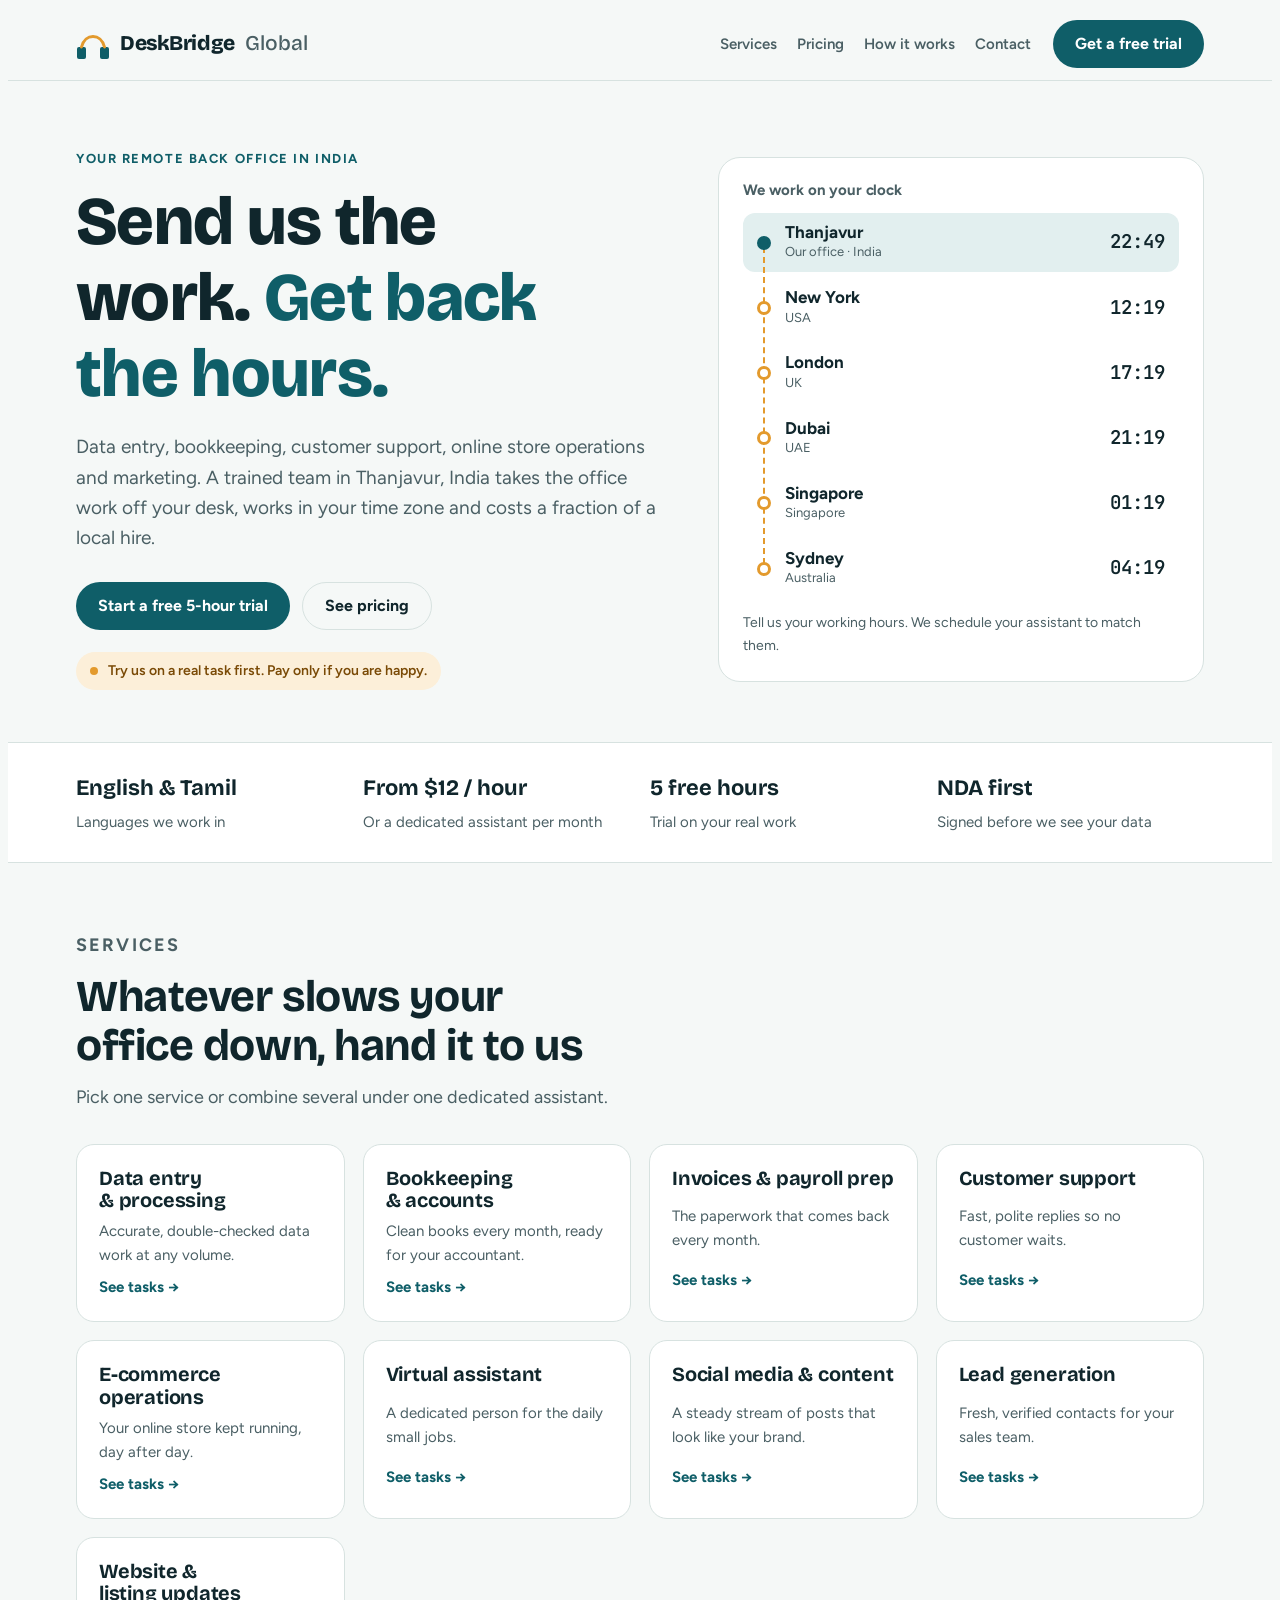
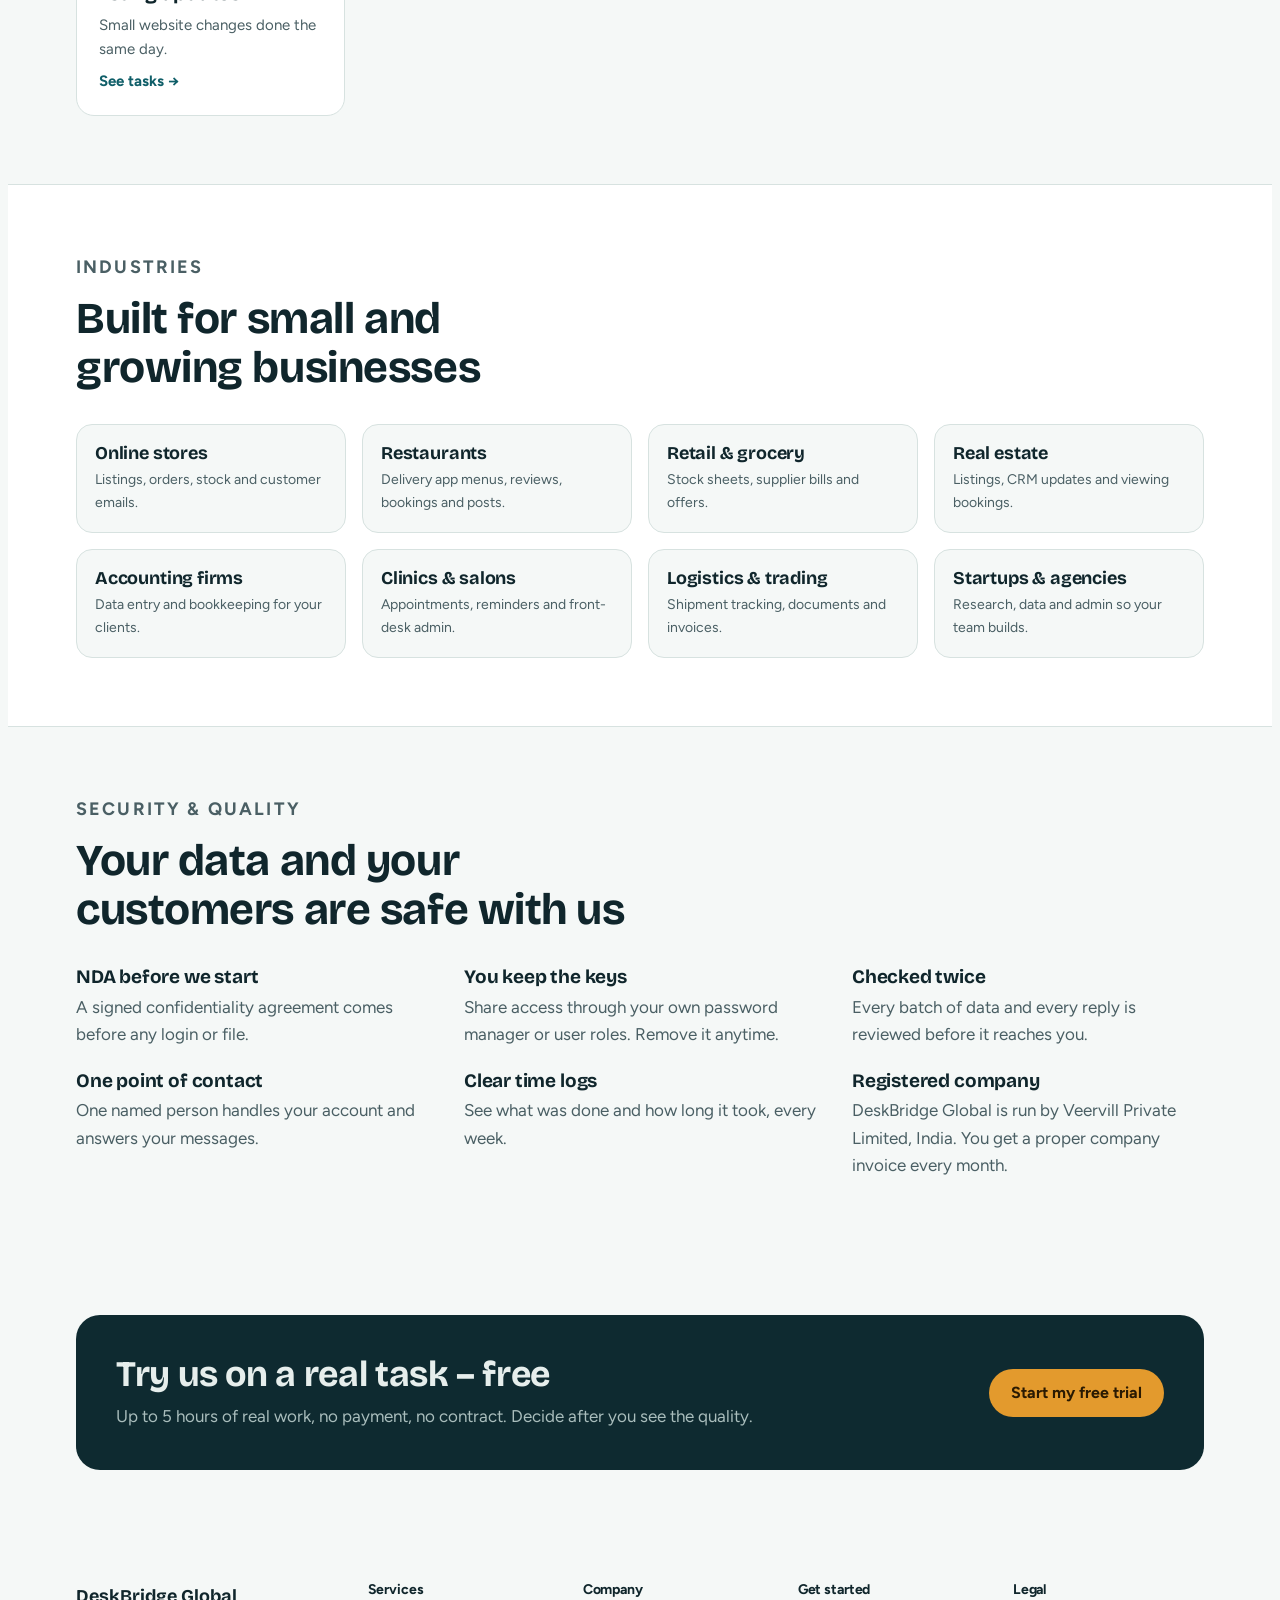
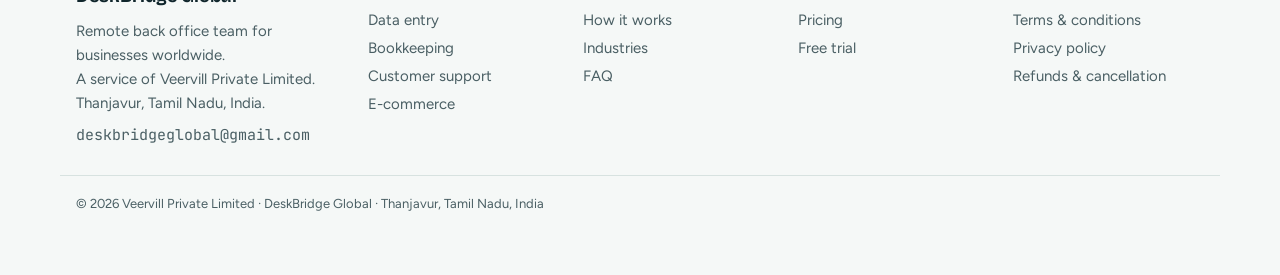
<file: index.html>
<!doctype html>
<html lang="en">
<head>
<meta charset="utf-8">
<meta name="viewport" content="width=device-width, initial-scale=1, viewport-fit=cover">
<title>DeskBridge Global – Remote back office team in India</title>
<meta name="description" content="Remote back office team in Thanjavur, India for businesses worldwide: data entry, bookkeeping, customer support, e-commerce operations, marketing and virtual assistants. Free 5-hour trial.">
<meta property="og:title" content="DeskBridge Global – Remote back office team in India">
<meta property="og:description" content="Remote back office team in Thanjavur, India for businesses worldwide: data entry, bookkeeping, customer support, e-commerce operations, marketing and virtual assistants. Free 5-hour trial.">
<meta property="og:site_name" content="DeskBridge Global">
<link rel="icon" href="/assets/favicon.svg" type="image/svg+xml">
<link rel="preconnect" href="https://fonts.googleapis.com">
<link rel="preconnect" href="https://fonts.gstatic.com" crossorigin>
<link rel="stylesheet" href="https://fonts.googleapis.com/css2?family=Bricolage+Grotesque:opsz,wght@12..96,500;12..96,700;12..96,800&family=Figtree:wght@400;500;600;700&family=JetBrains+Mono:wght@500;600&display=swap">
<link rel="stylesheet" href="/assets/site.css">
<style>[hidden]{display:none!important}</style>
</head>
<body>
<header>
  <div class="wrap nav">
    <a class="brand" href="/" aria-label="DeskBridge Global home">
      <svg width="34" height="34" viewBox="0 0 34 34" aria-hidden="true">
        <rect x="1" y="20" width="9" height="12" rx="2" fill="var(--teal)"></rect>
        <rect x="24" y="20" width="9" height="12" rx="2" fill="var(--teal)"></rect>
        <path d="M5.5 20 C 9 6, 25 6, 28.5 20" fill="none" stroke="var(--marigold)" stroke-width="3" stroke-linecap="round"></path>
      </svg>
      <b>DeskBridge</b><span>Global</span>
    </a>
    <button class="menu-btn" type="button" aria-expanded="false" aria-controls="site-links">Menu</button>
    <nav class="links" id="site-links" aria-label="Pages">
      <a href="/services">Services</a>
      <a href="/pricing">Pricing</a>
      <a href="/how-it-works">How it works</a>
      <a href="/contact">Contact</a>
    </nav>
    <a class="btn btn-primary" href="/contact">Get a free trial</a>
  </div>
</header>

<main id="top">
  <div class="wrap hero">
    <div>
      <p class="eyebrow">Your remote back office in India</p>
      <h1 style="margin-top:14px">Send us the work. <em>Get back the hours.</em></h1>
      <p class="lede">Data entry, bookkeeping, customer support, online store operations and marketing. A trained team in Thanjavur, India takes the office work off your desk, works in your time zone and costs a fraction of a local hire.</p>
      <div class="ctas">
        <a class="btn btn-primary" href="/contact">Start a free 5-hour trial</a>
        <a class="btn btn-ghost" href="/pricing">See pricing</a>
      </div>
      <p class="trialpill"><i></i>Try us on a real task first. Pay only if you are happy.</p>
    </div>

    <aside class="bridge" aria-label="Time in our office and in client cities">
      <h2>We work on your clock</h2>
      <div class="cities">
        <div class="city home"><span class="dot"></span><div><div class="name">Thanjavur</div><div class="tag">Our office · India</div></div><div class="time mono" data-tz="Asia/Kolkata">--:--</div></div>
        <div class="city"><span class="dot"></span><div><div class="name">New York</div><div class="tag">USA</div></div><div class="time mono" data-tz="America/New_York">--:--</div></div>
        <div class="city"><span class="dot"></span><div><div class="name">London</div><div class="tag">UK</div></div><div class="time mono" data-tz="Europe/London">--:--</div></div>
        <div class="city"><span class="dot"></span><div><div class="name">Dubai</div><div class="tag">UAE</div></div><div class="time mono" data-tz="Asia/Dubai">--:--</div></div>
        <div class="city"><span class="dot"></span><div><div class="name">Singapore</div><div class="tag">Singapore</div></div><div class="time mono" data-tz="Asia/Singapore">--:--</div></div>
        <div class="city"><span class="dot"></span><div><div class="name">Sydney</div><div class="tag">Australia</div></div><div class="time mono" data-tz="Australia/Sydney">--:--</div></div>
      </div>
      <p class="note">Tell us your working hours. We schedule your assistant to match them.</p>
    </aside>
  </div>

  <div class="band">
    <div class="wrap facts">
      <div class="fact"><b>English &amp; Tamil</b><span>Languages we work in</span></div>
      <div class="fact"><b>From $12 / hour</b><span>Or a dedicated assistant per month</span></div>
      <div class="fact"><b>5 free hours</b><span>Trial on your real work</span></div>
      <div class="fact"><b>NDA first</b><span>Signed before we see your data</span></div>
    </div>
  </div>

  <section aria-labelledby="home-svc-h">
    <div class="wrap">
      <div class="section-head">
        <p class="eyebrow">Services</p>
        <h2 id="home-svc-h">Whatever slows your office down, hand it to us</h2>
        <p>Pick one service or combine several under one dedicated assistant.</p>
      </div>
      <div class="svc-grid">
        <a class="svc-card" href="/services#svc-0"><h3>Data entry &amp; processing</h3><p>Accurate, double-checked data work at any volume.</p><span class="more">See tasks →</span></a>
        <a class="svc-card" href="/services#svc-1"><h3>Bookkeeping &amp; accounts</h3><p>Clean books every month, ready for your accountant.</p><span class="more">See tasks →</span></a>
        <a class="svc-card" href="/services#svc-2"><h3>Invoices &amp; payroll prep</h3><p>The paperwork that comes back every month.</p><span class="more">See tasks →</span></a>
        <a class="svc-card" href="/services#svc-3"><h3>Customer support</h3><p>Fast, polite replies so no customer waits.</p><span class="more">See tasks →</span></a>
        <a class="svc-card" href="/services#svc-4"><h3>E-commerce operations</h3><p>Your online store kept running, day after day.</p><span class="more">See tasks →</span></a>
        <a class="svc-card" href="/services#svc-5"><h3>Virtual assistant</h3><p>A dedicated person for the daily small jobs.</p><span class="more">See tasks →</span></a>
        <a class="svc-card" href="/services#svc-6"><h3>Social media &amp; content</h3><p>A steady stream of posts that look like your brand.</p><span class="more">See tasks →</span></a>
        <a class="svc-card" href="/services#svc-7"><h3>Lead generation</h3><p>Fresh, verified contacts for your sales team.</p><span class="more">See tasks →</span></a>
        <a class="svc-card" href="/services#svc-8"><h3>Website &amp; listing updates</h3><p>Small website changes done the same day.</p><span class="more">See tasks →</span></a>
      </div>
    </div>
  </section>

  <section id="industries" class="band" aria-labelledby="ind-h">
    <div class="wrap">
      <div class="section-head">
        <p class="eyebrow">Industries</p>
        <h2 id="ind-h">Built for small and growing businesses</h2>
      </div>
      <div class="inds">
        <div class="ind"><h3>Online stores</h3><p>Listings, orders, stock and customer emails.</p></div>
        <div class="ind"><h3>Restaurants</h3><p>Delivery app menus, reviews, bookings and posts.</p></div>
        <div class="ind"><h3>Retail &amp; grocery</h3><p>Stock sheets, supplier bills and offers.</p></div>
        <div class="ind"><h3>Real estate</h3><p>Listings, CRM updates and viewing bookings.</p></div>
        <div class="ind"><h3>Accounting firms</h3><p>Data entry and bookkeeping for your clients.</p></div>
        <div class="ind"><h3>Clinics &amp; salons</h3><p>Appointments, reminders and front-desk admin.</p></div>
        <div class="ind"><h3>Logistics &amp; trading</h3><p>Shipment tracking, documents and invoices.</p></div>
        <div class="ind"><h3>Startups &amp; agencies</h3><p>Research, data and admin so your team builds.</p></div>
      </div>
    </div>
  </section>

  <section aria-labelledby="trust-h">
    <div class="wrap">
      <div class="section-head">
        <p class="eyebrow">Security &amp; quality</p>
        <h2 id="trust-h">Your data and your customers are safe with us</h2>
      </div>
      <div class="trust">
        <div><h3>NDA before we start</h3><p>A signed confidentiality agreement comes before any login or file.</p></div>
        <div><h3>You keep the keys</h3><p>Share access through your own password manager or user roles. Remove it anytime.</p></div>
        <div><h3>Checked twice</h3><p>Every batch of data and every reply is reviewed before it reaches you.</p></div>
        <div><h3>One point of contact</h3><p>One named person handles your account and answers your messages.</p></div>
        <div><h3>Clear time logs</h3><p>See what was done and how long it took, every week.</p></div>
        <div><h3>Registered company</h3><p>DeskBridge Global is run by Veervill Private Limited, India. You get a proper company invoice every month.</p></div>
      </div>
    </div>
  </section>

  <section>
    <div class="wrap">
      <div class="cta-band">
        <div><h2>Try us on a real task – free</h2><p>Up to 5 hours of real work, no payment, no contract. Decide after you see the quality.</p></div>
        <a class="btn btn-gold" href="/contact">Start my free trial</a>
      </div>
    </div>
  </section>
</main>

<footer>
  <div class="wrap">
    <div>
      <b style="color:var(--fg);font-family:var(--display);font-size:18px">DeskBridge Global</b>
      <p style="margin-top:8px">Remote back office team for businesses worldwide.<br>A service of Veervill Private Limited.<br>Thanjavur, Tamil Nadu, India.</p>
      <p style="margin-top:8px" class="mono">deskbridgeglobal@gmail.com</p>
    </div>
    <div><h4>Services</h4><a href="/services">Data entry</a><a href="/services">Bookkeeping</a><a href="/services">Customer support</a><a href="/services">E-commerce</a></div>
    <div><h4>Company</h4><a href="/how-it-works">How it works</a><a href="/services#industries">Industries</a><a href="/how-it-works#faq">FAQ</a></div>
    <div><h4>Get started</h4><a href="/pricing">Pricing</a><a href="/contact">Free trial</a></div>
    <div><h4>Legal</h4><a href="/terms">Terms &amp; conditions</a><a href="/privacy">Privacy policy</a><a href="/terms#refunds">Refunds &amp; cancellation</a></div>
  </div>
  <div class="wrap legal-line">© 2026 Veervill Private Limited · DeskBridge Global · Thanjavur, Tamil Nadu, India</div>
</footer>

<script src="/assets/site.js"></script>
</body>
</html>
</file>
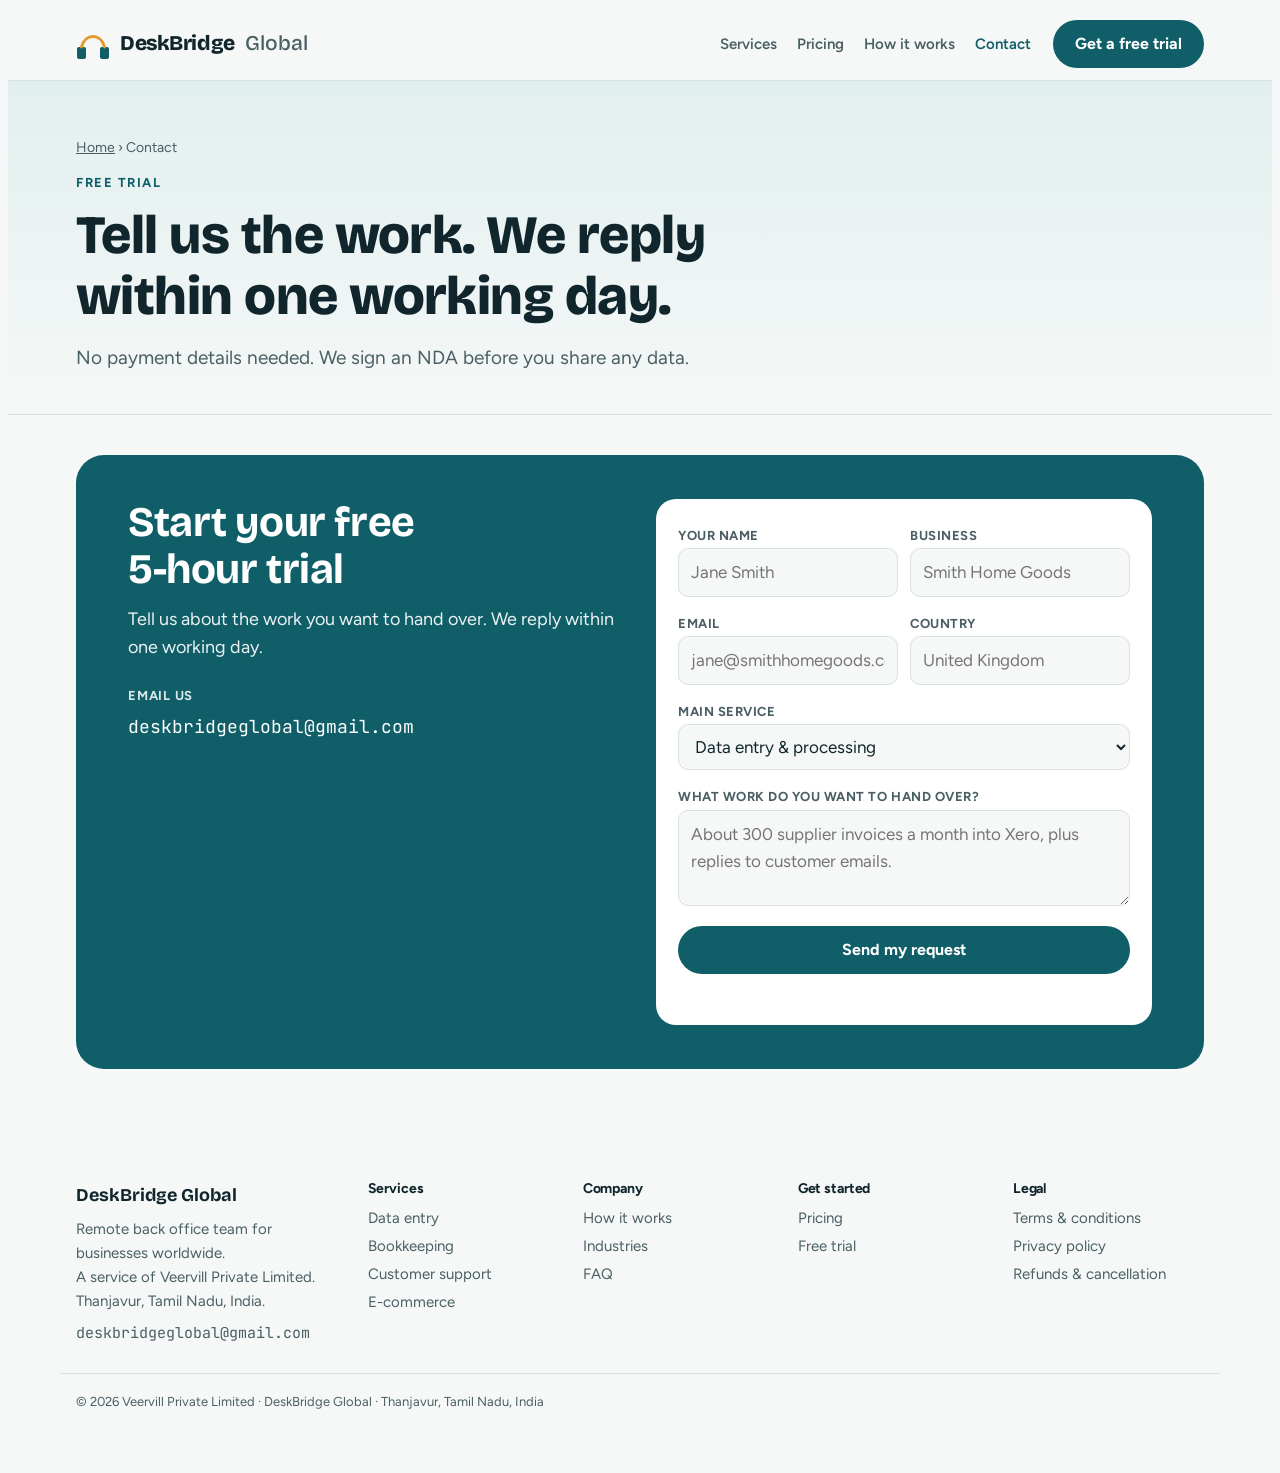
<file: contact.html>
<!doctype html>
<html lang="en">
<head>
<meta charset="utf-8">
<meta name="viewport" content="width=device-width, initial-scale=1, viewport-fit=cover">
<title>Contact & free trial – DeskBridge Global</title>
<meta name="description" content="Start your free 5-hour trial. Tell us the work you want to hand over – we reply within one working day.">
<meta property="og:title" content="Contact & free trial – DeskBridge Global">
<meta property="og:description" content="Start your free 5-hour trial. Tell us the work you want to hand over – we reply within one working day.">
<meta property="og:site_name" content="DeskBridge Global">
<link rel="icon" href="/assets/favicon.svg" type="image/svg+xml">
<link rel="preconnect" href="https://fonts.googleapis.com">
<link rel="preconnect" href="https://fonts.gstatic.com" crossorigin>
<link rel="stylesheet" href="https://fonts.googleapis.com/css2?family=Bricolage+Grotesque:opsz,wght@12..96,500;12..96,700;12..96,800&family=Figtree:wght@400;500;600;700&family=JetBrains+Mono:wght@500;600&display=swap">
<link rel="stylesheet" href="/assets/site.css">
<style>[hidden]{display:none!important}</style>
</head>
<body>
<header>
  <div class="wrap nav">
    <a class="brand" href="/" aria-label="DeskBridge Global home">
      <svg width="34" height="34" viewBox="0 0 34 34" aria-hidden="true">
        <rect x="1" y="20" width="9" height="12" rx="2" fill="var(--teal)"></rect>
        <rect x="24" y="20" width="9" height="12" rx="2" fill="var(--teal)"></rect>
        <path d="M5.5 20 C 9 6, 25 6, 28.5 20" fill="none" stroke="var(--marigold)" stroke-width="3" stroke-linecap="round"></path>
      </svg>
      <b>DeskBridge</b><span>Global</span>
    </a>
    <button class="menu-btn" type="button" aria-expanded="false" aria-controls="site-links">Menu</button>
    <nav class="links" id="site-links" aria-label="Pages">
      <a href="/services">Services</a>
      <a href="/pricing">Pricing</a>
      <a href="/how-it-works">How it works</a>
      <a href="/contact" aria-current="page">Contact</a>
    </nav>
    <a class="btn btn-primary" href="/contact">Get a free trial</a>
  </div>
</header>

<main id="top">
  <section class="page-hero">
    <div class="wrap">
      <p class="crumbs"><a href="/">Home</a> › Contact</p>
      <p class="eyebrow" style="margin-top:14px">Free trial</p>
      <h1>Tell us the work. We reply within one working day.</h1>
      <p class="lede">No payment details needed. We sign an NDA before you share any data.</p>
    </div>
  </section>

  <section id="contact" aria-labelledby="contact-h">
    <div class="wrap">
      <div class="contact">
        <div>
          <h2 id="contact-h">Start your free 5-hour trial</h2>
          <p>Tell us about the work you want to hand over. We reply within one working day.</p>
          <div class="mailline">
            <span style="font-size:13px;font-weight:700;letter-spacing:.06em;text-transform:uppercase;opacity:.85">Email us</span>
            <span class="addr" id="mail">deskbridgeglobal@gmail.com</span>
          </div>
        </div>
        <form class="quote" id="quote" novalidate>
          <div class="two">
            <div><label for="q-name">Your name</label><input id="q-name" autocomplete="name" placeholder="Jane Smith"></div>
            <div><label for="q-biz">Business</label><input id="q-biz" autocomplete="organization" placeholder="Smith Home Goods"></div>
          </div>
          <div class="two">
            <div><label for="q-email">Email</label><input id="q-email" type="email" autocomplete="email" placeholder="jane@smithhomegoods.com"></div>
            <div><label for="q-country">Country</label><input id="q-country" autocomplete="country-name" placeholder="United Kingdom"></div>
          </div>
          <div>
            <div><label for="q-svc">Main service</label>
              <select id="q-svc">
                <option>Data entry &amp; processing</option><option>Bookkeeping &amp; accounts</option><option>Invoices &amp; payroll prep</option><option>Customer support</option><option>E-commerce operations</option><option>Virtual assistant</option><option>Social media &amp; content</option><option>Lead generation</option><option>Website &amp; listing updates</option><option>Not sure yet</option>
              </select>
            </div>
          </div>
          <div><label for="q-work">What work do you want to hand over?</label><textarea id="q-work" placeholder="About 300 supplier invoices a month into Xero, plus replies to customer emails."></textarea></div>
          <input type="text" id="q-honey" tabindex="-1" autocomplete="off" aria-hidden="true" style="position:absolute;left:-9999px;width:1px;height:1px;opacity:0">
          <button class="btn btn-primary" type="submit" id="sendBtn">Send my request</button>
          <span class="status" id="status" aria-live="polite"></span>
          <div class="preview" id="preview" hidden></div>
          <div class="two" id="sendRow" hidden>
            <button class="btn btn-ghost" type="button" id="copyReq">Copy request</button>
            <a class="btn btn-ghost" id="mailReq" href="mailto:deskbridgeglobal@gmail.com">Open email app</a>
          </div>
        </form>
      </div>
    </div>
  </section>
</main>

<footer>
  <div class="wrap">
    <div>
      <b style="color:var(--fg);font-family:var(--display);font-size:18px">DeskBridge Global</b>
      <p style="margin-top:8px">Remote back office team for businesses worldwide.<br>A service of Veervill Private Limited.<br>Thanjavur, Tamil Nadu, India.</p>
      <p style="margin-top:8px" class="mono">deskbridgeglobal@gmail.com</p>
    </div>
    <div><h4>Services</h4><a href="/services">Data entry</a><a href="/services">Bookkeeping</a><a href="/services">Customer support</a><a href="/services">E-commerce</a></div>
    <div><h4>Company</h4><a href="/how-it-works">How it works</a><a href="/services#industries">Industries</a><a href="/how-it-works#faq">FAQ</a></div>
    <div><h4>Get started</h4><a href="/pricing">Pricing</a><a href="/contact">Free trial</a></div>
    <div><h4>Legal</h4><a href="/terms">Terms &amp; conditions</a><a href="/privacy">Privacy policy</a><a href="/terms#refunds">Refunds &amp; cancellation</a></div>
  </div>
  <div class="wrap legal-line">© 2026 Veervill Private Limited · DeskBridge Global · Thanjavur, Tamil Nadu, India</div>
</footer>

<script src="/assets/site.js"></script>
</body>
</html>
</file>
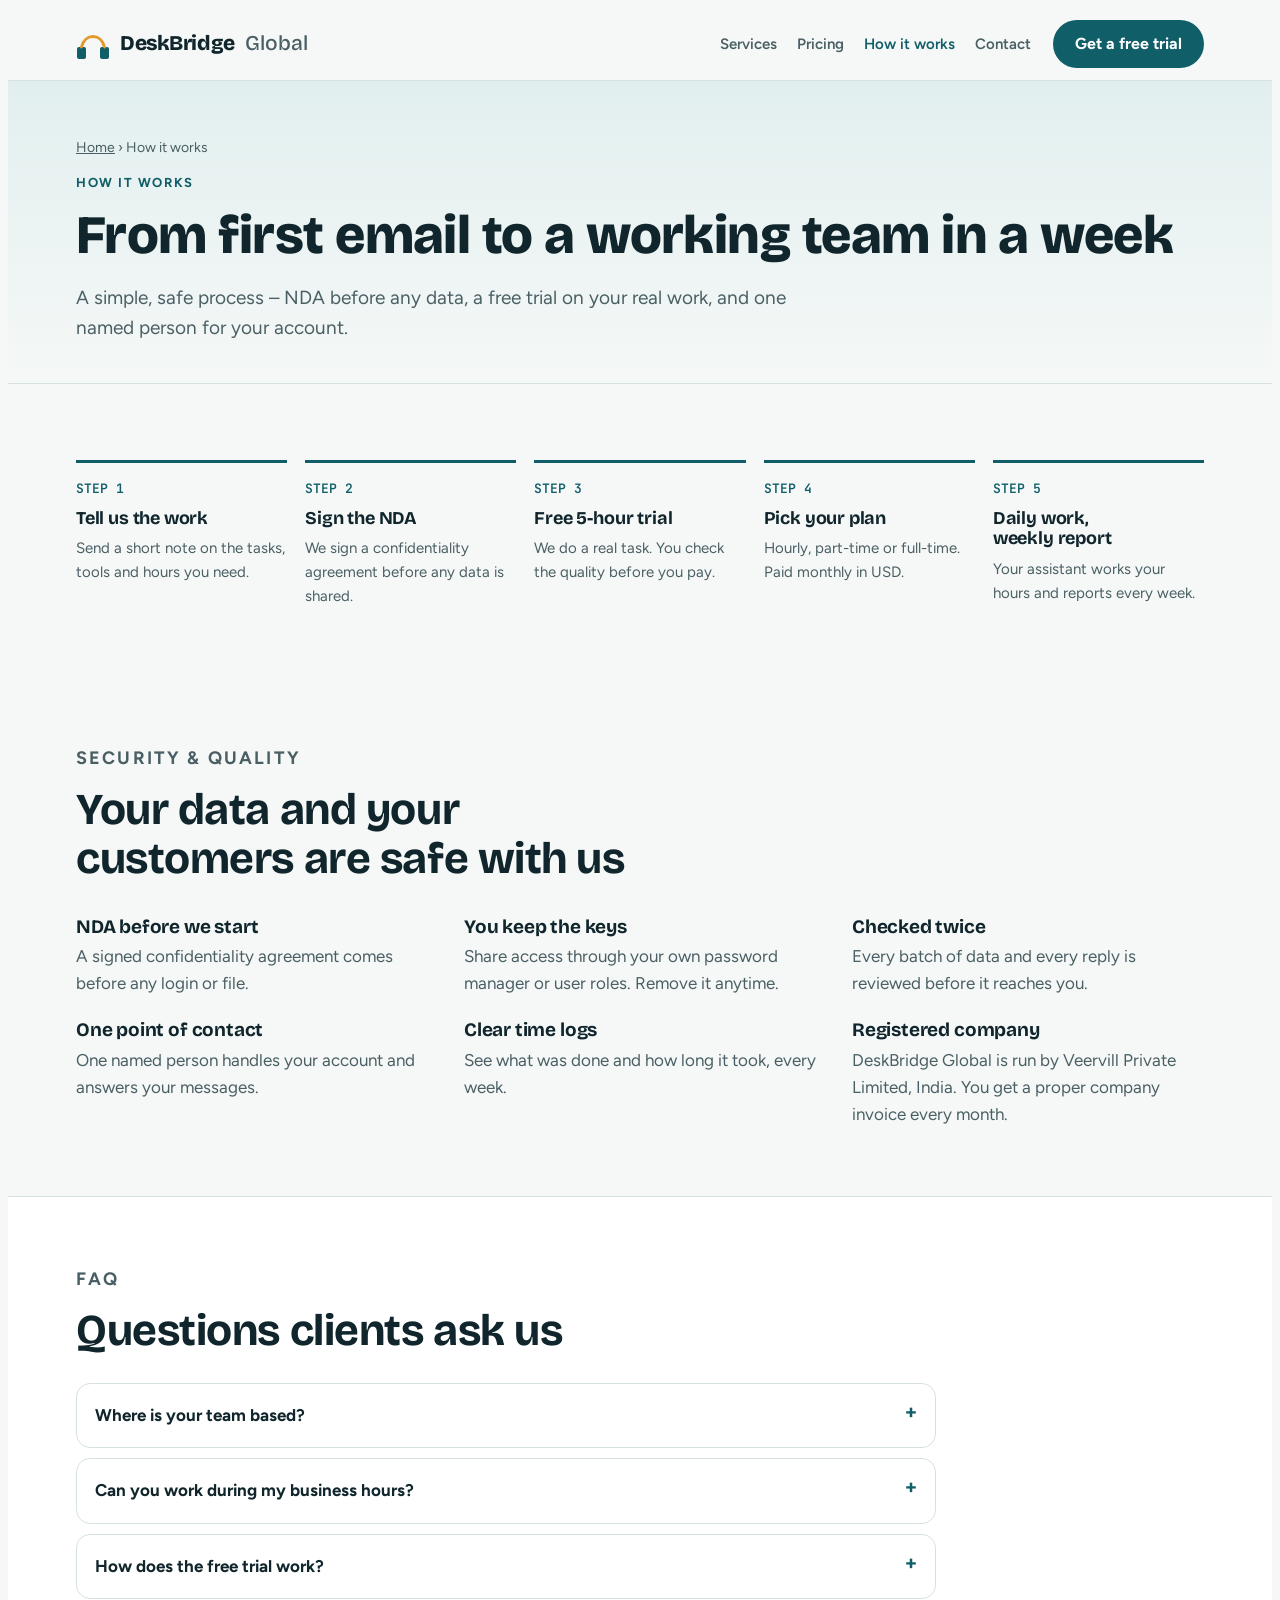
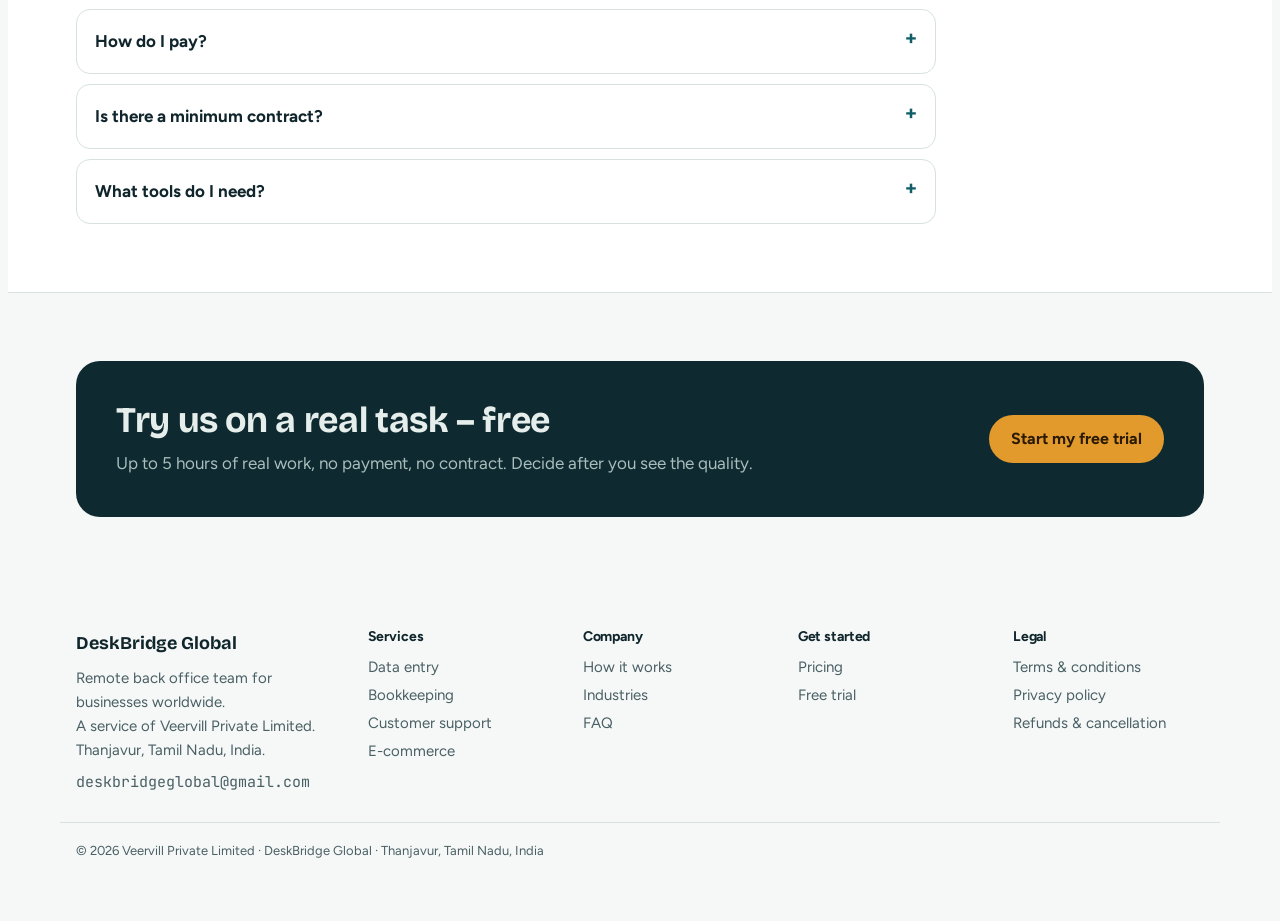
<file: how-it-works.html>
<!doctype html>
<html lang="en">
<head>
<meta charset="utf-8">
<meta name="viewport" content="width=device-width, initial-scale=1, viewport-fit=cover">
<title>How it works – DeskBridge Global</title>
<meta name="description" content="From first email to a working team in a week: tell us the work, sign the NDA, free 5-hour trial, pick your plan, daily work and weekly reports.">
<meta property="og:title" content="How it works – DeskBridge Global">
<meta property="og:description" content="From first email to a working team in a week: tell us the work, sign the NDA, free 5-hour trial, pick your plan, daily work and weekly reports.">
<meta property="og:site_name" content="DeskBridge Global">
<link rel="icon" href="/assets/favicon.svg" type="image/svg+xml">
<link rel="preconnect" href="https://fonts.googleapis.com">
<link rel="preconnect" href="https://fonts.gstatic.com" crossorigin>
<link rel="stylesheet" href="https://fonts.googleapis.com/css2?family=Bricolage+Grotesque:opsz,wght@12..96,500;12..96,700;12..96,800&family=Figtree:wght@400;500;600;700&family=JetBrains+Mono:wght@500;600&display=swap">
<link rel="stylesheet" href="/assets/site.css">
<style>[hidden]{display:none!important}</style>
</head>
<body>
<header>
  <div class="wrap nav">
    <a class="brand" href="/" aria-label="DeskBridge Global home">
      <svg width="34" height="34" viewBox="0 0 34 34" aria-hidden="true">
        <rect x="1" y="20" width="9" height="12" rx="2" fill="var(--teal)"></rect>
        <rect x="24" y="20" width="9" height="12" rx="2" fill="var(--teal)"></rect>
        <path d="M5.5 20 C 9 6, 25 6, 28.5 20" fill="none" stroke="var(--marigold)" stroke-width="3" stroke-linecap="round"></path>
      </svg>
      <b>DeskBridge</b><span>Global</span>
    </a>
    <button class="menu-btn" type="button" aria-expanded="false" aria-controls="site-links">Menu</button>
    <nav class="links" id="site-links" aria-label="Pages">
      <a href="/services">Services</a>
      <a href="/pricing">Pricing</a>
      <a href="/how-it-works" aria-current="page">How it works</a>
      <a href="/contact">Contact</a>
    </nav>
    <a class="btn btn-primary" href="/contact">Get a free trial</a>
  </div>
</header>

<main id="top">
  <section class="page-hero">
    <div class="wrap">
      <p class="crumbs"><a href="/">Home</a> › How it works</p>
      <p class="eyebrow" style="margin-top:14px">How it works</p>
      <h1>From first email to a working team in a week</h1>
      <p class="lede">A simple, safe process – NDA before any data, a free trial on your real work, and one named person for your account.</p>
    </div>
  </section>

  <section id="how" aria-labelledby="how-h">
    <div class="wrap">
      <div class="section-head">
        <p class="eyebrow">How it works</p>
        <h2 id="how-h">From first email to a working team in a week</h2>
      </div>
      <div class="steps">
        <div class="step"><span class="n">STEP 1</span><h3>Tell us the work</h3><p>Send a short note on the tasks, tools and hours you need.</p></div>
        <div class="step"><span class="n">STEP 2</span><h3>Sign the NDA</h3><p>We sign a confidentiality agreement before any data is shared.</p></div>
        <div class="step"><span class="n">STEP 3</span><h3>Free 5-hour trial</h3><p>We do a real task. You check the quality before you pay.</p></div>
        <div class="step"><span class="n">STEP 4</span><h3>Pick your plan</h3><p>Hourly, part-time or full-time. Paid monthly in USD.</p></div>
        <div class="step"><span class="n">STEP 5</span><h3>Daily work, weekly report</h3><p>Your assistant works your hours and reports every week.</p></div>
      </div>
    </div>
  </section>

  <section aria-labelledby="trust-h">
    <div class="wrap">
      <div class="section-head">
        <p class="eyebrow">Security &amp; quality</p>
        <h2 id="trust-h">Your data and your customers are safe with us</h2>
      </div>
      <div class="trust">
        <div><h3>NDA before we start</h3><p>A signed confidentiality agreement comes before any login or file.</p></div>
        <div><h3>You keep the keys</h3><p>Share access through your own password manager or user roles. Remove it anytime.</p></div>
        <div><h3>Checked twice</h3><p>Every batch of data and every reply is reviewed before it reaches you.</p></div>
        <div><h3>One point of contact</h3><p>One named person handles your account and answers your messages.</p></div>
        <div><h3>Clear time logs</h3><p>See what was done and how long it took, every week.</p></div>
        <div><h3>Registered company</h3><p>DeskBridge Global is run by Veervill Private Limited, India. You get a proper company invoice every month.</p></div>
      </div>
    </div>
  </section>

  <section id="faq" class="band" aria-labelledby="faq-h">
    <div class="wrap">
      <div class="section-head">
        <p class="eyebrow">FAQ</p>
        <h2 id="faq-h">Questions clients ask us</h2>
      </div>
      <div class="faq">
        <details><summary>Where is your team based?</summary><p>Our office is in Thanjavur, Tamil Nadu, India. The team works in English and Tamil.</p></details>
        <details><summary>Can you work during my business hours?</summary><p>Yes. Tell us your time zone and hours, and we schedule your assistant to match. For the USA this means our evening and night shift.</p></details>
        <details><summary>How does the free trial work?</summary><p>Send us a real task. We spend up to 5 hours on it at no cost. You review the result and decide whether to continue.</p></details>
        <details><summary>How do I pay?</summary><p>We invoice monthly in USD, or in your currency on request. You can pay by international bank transfer or card.</p></details>
        <details><summary>Is there a minimum contract?</summary><p>Plans are month to month. Pay-as-you-go hours are bought in blocks of 10.</p></details>
        <details><summary>What tools do I need?</summary><p>None new. We work inside the tools you already use, such as Google Workspace, QuickBooks, Shopify or your helpdesk.</p></details>
      </div>
    </div>
  </section>

  <section>
    <div class="wrap">
      <div class="cta-band">
        <div><h2>Try us on a real task – free</h2><p>Up to 5 hours of real work, no payment, no contract. Decide after you see the quality.</p></div>
        <a class="btn btn-gold" href="/contact">Start my free trial</a>
      </div>
    </div>
  </section>
</main>

<footer>
  <div class="wrap">
    <div>
      <b style="color:var(--fg);font-family:var(--display);font-size:18px">DeskBridge Global</b>
      <p style="margin-top:8px">Remote back office team for businesses worldwide.<br>A service of Veervill Private Limited.<br>Thanjavur, Tamil Nadu, India.</p>
      <p style="margin-top:8px" class="mono">deskbridgeglobal@gmail.com</p>
    </div>
    <div><h4>Services</h4><a href="/services">Data entry</a><a href="/services">Bookkeeping</a><a href="/services">Customer support</a><a href="/services">E-commerce</a></div>
    <div><h4>Company</h4><a href="/how-it-works">How it works</a><a href="/services#industries">Industries</a><a href="/how-it-works#faq">FAQ</a></div>
    <div><h4>Get started</h4><a href="/pricing">Pricing</a><a href="/contact">Free trial</a></div>
    <div><h4>Legal</h4><a href="/terms">Terms &amp; conditions</a><a href="/privacy">Privacy policy</a><a href="/terms#refunds">Refunds &amp; cancellation</a></div>
  </div>
  <div class="wrap legal-line">© 2026 Veervill Private Limited · DeskBridge Global · Thanjavur, Tamil Nadu, India</div>
</footer>

<script src="/assets/site.js"></script>
</body>
</html>
</file>
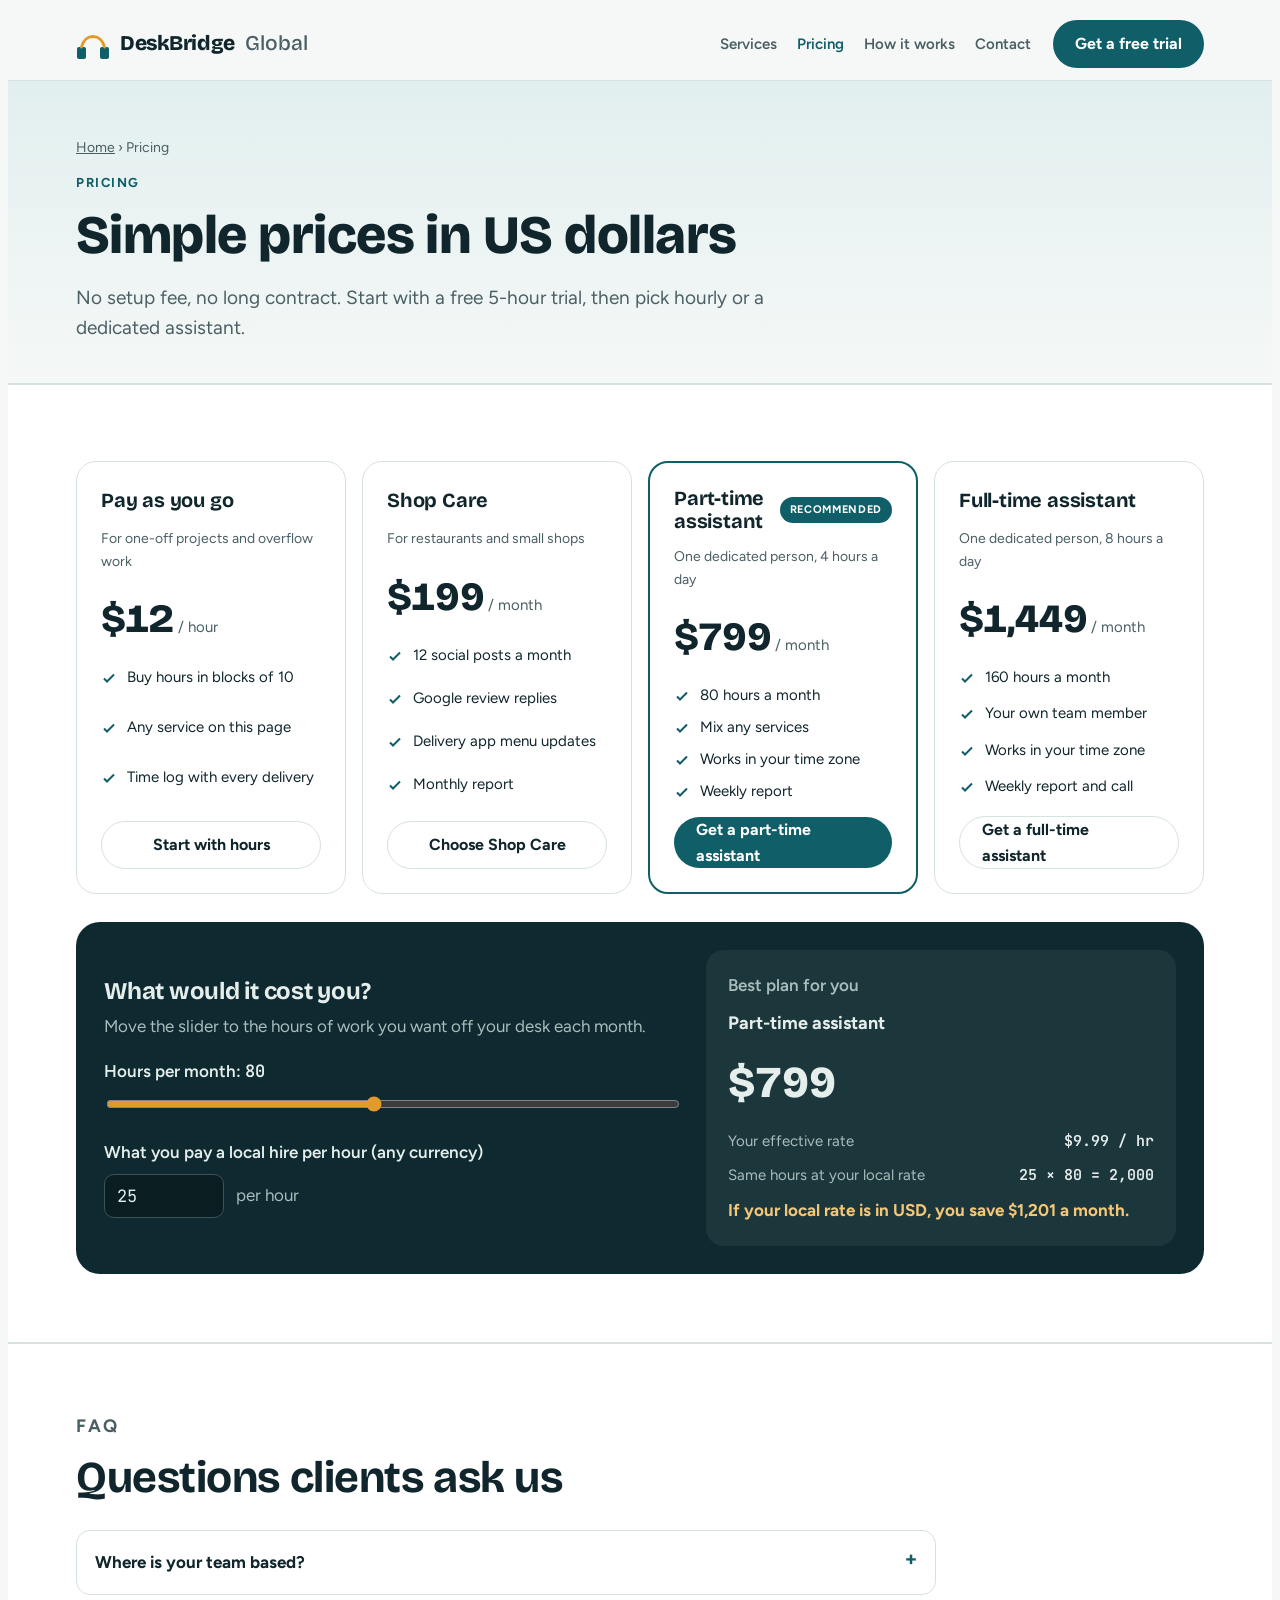
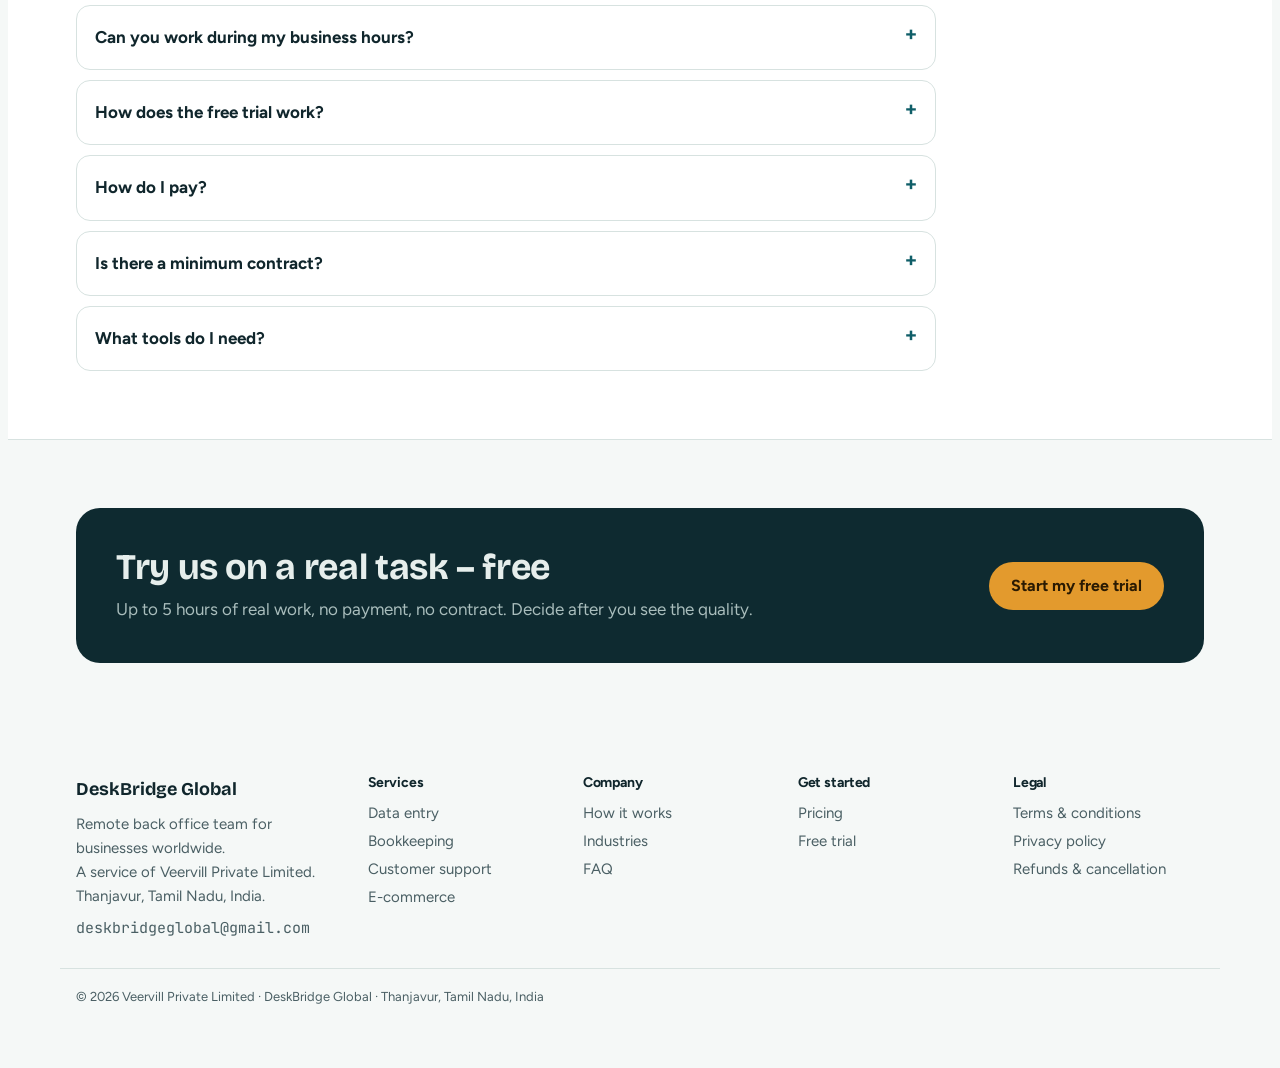
<file: pricing.html>
<!doctype html>
<html lang="en">
<head>
<meta charset="utf-8">
<meta name="viewport" content="width=device-width, initial-scale=1, viewport-fit=cover">
<title>Pricing – DeskBridge Global</title>
<meta name="description" content="Simple USD pricing: $12/hour pay as you go, Shop Care $199/month, part-time assistant $799/month, full-time assistant $1,449/month. Free 5-hour trial.">
<meta property="og:title" content="Pricing – DeskBridge Global">
<meta property="og:description" content="Simple USD pricing: $12/hour pay as you go, Shop Care $199/month, part-time assistant $799/month, full-time assistant $1,449/month. Free 5-hour trial.">
<meta property="og:site_name" content="DeskBridge Global">
<link rel="icon" href="/assets/favicon.svg" type="image/svg+xml">
<link rel="preconnect" href="https://fonts.googleapis.com">
<link rel="preconnect" href="https://fonts.gstatic.com" crossorigin>
<link rel="stylesheet" href="https://fonts.googleapis.com/css2?family=Bricolage+Grotesque:opsz,wght@12..96,500;12..96,700;12..96,800&family=Figtree:wght@400;500;600;700&family=JetBrains+Mono:wght@500;600&display=swap">
<link rel="stylesheet" href="/assets/site.css">
<style>[hidden]{display:none!important}</style>
</head>
<body>
<header>
  <div class="wrap nav">
    <a class="brand" href="/" aria-label="DeskBridge Global home">
      <svg width="34" height="34" viewBox="0 0 34 34" aria-hidden="true">
        <rect x="1" y="20" width="9" height="12" rx="2" fill="var(--teal)"></rect>
        <rect x="24" y="20" width="9" height="12" rx="2" fill="var(--teal)"></rect>
        <path d="M5.5 20 C 9 6, 25 6, 28.5 20" fill="none" stroke="var(--marigold)" stroke-width="3" stroke-linecap="round"></path>
      </svg>
      <b>DeskBridge</b><span>Global</span>
    </a>
    <button class="menu-btn" type="button" aria-expanded="false" aria-controls="site-links">Menu</button>
    <nav class="links" id="site-links" aria-label="Pages">
      <a href="/services">Services</a>
      <a href="/pricing" aria-current="page">Pricing</a>
      <a href="/how-it-works">How it works</a>
      <a href="/contact">Contact</a>
    </nav>
    <a class="btn btn-primary" href="/contact">Get a free trial</a>
  </div>
</header>

<main id="top">
  <section class="page-hero">
    <div class="wrap">
      <p class="crumbs"><a href="/">Home</a> › Pricing</p>
      <p class="eyebrow" style="margin-top:14px">Pricing</p>
      <h1>Simple prices in US dollars</h1>
      <p class="lede">No setup fee, no long contract. Start with a free 5-hour trial, then pick hourly or a dedicated assistant.</p>
    </div>
  </section>

  <section id="pricing" class="band" aria-labelledby="price-h">
    <div class="wrap">
      <div class="section-head">
        <p class="eyebrow">Pricing</p>
        <h2 id="price-h">Simple prices in US dollars</h2>
        <p>No setup fee. We can also invoice in GBP, EUR, AUD, AED or SGD.</p>
      </div>
      <div class="plans">
        <article class="plan">
          <div class="top"><h3>Pay as you go</h3></div>
          <p class="for">For one-off projects and overflow work</p>
          <div class="price"><span class="amt mono">$12</span><span class="per">/ hour</span></div>
          <ul>
            <li><svg width="16" height="16" viewBox="0 0 16 16" aria-hidden="true"><path d="M3 8.5l3 3 7-7" fill="none" stroke="var(--teal)" stroke-width="2"></path></svg>Buy hours in blocks of 10</li>
            <li><svg width="16" height="16" viewBox="0 0 16 16" aria-hidden="true"><path d="M3 8.5l3 3 7-7" fill="none" stroke="var(--teal)" stroke-width="2"></path></svg>Any service on this page</li>
            <li><svg width="16" height="16" viewBox="0 0 16 16" aria-hidden="true"><path d="M3 8.5l3 3 7-7" fill="none" stroke="var(--teal)" stroke-width="2"></path></svg>Time log with every delivery</li>
          </ul>
          <a class="btn btn-ghost" href="/contact">Start with hours</a>
        </article>
        <article class="plan">
          <div class="top"><h3>Shop Care</h3></div>
          <p class="for">For restaurants and small shops</p>
          <div class="price"><span class="amt mono">$199</span><span class="per">/ month</span></div>
          <ul>
            <li><svg width="16" height="16" viewBox="0 0 16 16" aria-hidden="true"><path d="M3 8.5l3 3 7-7" fill="none" stroke="var(--teal)" stroke-width="2"></path></svg>12 social posts a month</li>
            <li><svg width="16" height="16" viewBox="0 0 16 16" aria-hidden="true"><path d="M3 8.5l3 3 7-7" fill="none" stroke="var(--teal)" stroke-width="2"></path></svg>Google review replies</li>
            <li><svg width="16" height="16" viewBox="0 0 16 16" aria-hidden="true"><path d="M3 8.5l3 3 7-7" fill="none" stroke="var(--teal)" stroke-width="2"></path></svg>Delivery app menu updates</li>
            <li><svg width="16" height="16" viewBox="0 0 16 16" aria-hidden="true"><path d="M3 8.5l3 3 7-7" fill="none" stroke="var(--teal)" stroke-width="2"></path></svg>Monthly report</li>
          </ul>
          <a class="btn btn-ghost" href="/contact">Choose Shop Care</a>
        </article>
        <article class="plan pick">
          <div class="top"><h3>Part-time assistant</h3><span class="badge">Recommended</span></div>
          <p class="for">One dedicated person, 4 hours a day</p>
          <div class="price"><span class="amt mono">$799</span><span class="per">/ month</span></div>
          <ul>
            <li><svg width="16" height="16" viewBox="0 0 16 16" aria-hidden="true"><path d="M3 8.5l3 3 7-7" fill="none" stroke="var(--teal)" stroke-width="2"></path></svg>80 hours a month</li>
            <li><svg width="16" height="16" viewBox="0 0 16 16" aria-hidden="true"><path d="M3 8.5l3 3 7-7" fill="none" stroke="var(--teal)" stroke-width="2"></path></svg>Mix any services</li>
            <li><svg width="16" height="16" viewBox="0 0 16 16" aria-hidden="true"><path d="M3 8.5l3 3 7-7" fill="none" stroke="var(--teal)" stroke-width="2"></path></svg>Works in your time zone</li>
            <li><svg width="16" height="16" viewBox="0 0 16 16" aria-hidden="true"><path d="M3 8.5l3 3 7-7" fill="none" stroke="var(--teal)" stroke-width="2"></path></svg>Weekly report</li>
          </ul>
          <a class="btn btn-primary" href="/contact">Get a part-time assistant</a>
        </article>
        <article class="plan">
          <div class="top"><h3>Full-time assistant</h3></div>
          <p class="for">One dedicated person, 8 hours a day</p>
          <div class="price"><span class="amt mono">$1,449</span><span class="per">/ month</span></div>
          <ul>
            <li><svg width="16" height="16" viewBox="0 0 16 16" aria-hidden="true"><path d="M3 8.5l3 3 7-7" fill="none" stroke="var(--teal)" stroke-width="2"></path></svg>160 hours a month</li>
            <li><svg width="16" height="16" viewBox="0 0 16 16" aria-hidden="true"><path d="M3 8.5l3 3 7-7" fill="none" stroke="var(--teal)" stroke-width="2"></path></svg>Your own team member</li>
            <li><svg width="16" height="16" viewBox="0 0 16 16" aria-hidden="true"><path d="M3 8.5l3 3 7-7" fill="none" stroke="var(--teal)" stroke-width="2"></path></svg>Works in your time zone</li>
            <li><svg width="16" height="16" viewBox="0 0 16 16" aria-hidden="true"><path d="M3 8.5l3 3 7-7" fill="none" stroke="var(--teal)" stroke-width="2"></path></svg>Weekly report and call</li>
          </ul>
          <a class="btn btn-ghost" href="/contact">Get a full-time assistant</a>
        </article>
      </div>

      <div class="calc" aria-labelledby="calc-h">
        <div>
          <h3 id="calc-h">What would it cost you?</h3>
          <p style="margin-top:8px">Move the slider to the hours of work you want off your desk each month.</p>
          <label for="hrs">Hours per month: <span class="mono" id="hrsOut">80</span></label>
          <input id="hrs" type="range" min="10" max="160" step="10" value="80">
          <label for="local">What you pay a local hire per hour (any currency)</label>
          <div class="row"><input id="local" type="number" min="0" step="1" value="25" inputmode="decimal"><span style="color:var(--deep-muted)">per hour</span></div>
        </div>
        <div class="out" aria-live="polite">
          <span style="color:var(--deep-muted);font-weight:600">Best plan for you</span>
          <span id="planName" style="font-weight:700;font-size:18px">Part-time assistant</span>
          <span class="big mono" id="cost">$799</span>
          <div class="line"><span>Your effective rate</span><b id="rate">$9.99 / hr</b></div>
          <div class="line"><span>Same hours at your local rate</span><b id="localCost">25 × 80 = 2,000</b></div>
          <span class="save" id="save"></span>
        </div>
      </div>
    </div>
  </section>

  <section id="faq" class="band" aria-labelledby="faq-h">
    <div class="wrap">
      <div class="section-head">
        <p class="eyebrow">FAQ</p>
        <h2 id="faq-h">Questions clients ask us</h2>
      </div>
      <div class="faq">
        <details><summary>Where is your team based?</summary><p>Our office is in Thanjavur, Tamil Nadu, India. The team works in English and Tamil.</p></details>
        <details><summary>Can you work during my business hours?</summary><p>Yes. Tell us your time zone and hours, and we schedule your assistant to match. For the USA this means our evening and night shift.</p></details>
        <details><summary>How does the free trial work?</summary><p>Send us a real task. We spend up to 5 hours on it at no cost. You review the result and decide whether to continue.</p></details>
        <details><summary>How do I pay?</summary><p>We invoice monthly in USD, or in your currency on request. You can pay by international bank transfer or card.</p></details>
        <details><summary>Is there a minimum contract?</summary><p>Plans are month to month. Pay-as-you-go hours are bought in blocks of 10.</p></details>
        <details><summary>What tools do I need?</summary><p>None new. We work inside the tools you already use, such as Google Workspace, QuickBooks, Shopify or your helpdesk.</p></details>
      </div>
    </div>
  </section>

  <section>
    <div class="wrap">
      <div class="cta-band">
        <div><h2>Try us on a real task – free</h2><p>Up to 5 hours of real work, no payment, no contract. Decide after you see the quality.</p></div>
        <a class="btn btn-gold" href="/contact">Start my free trial</a>
      </div>
    </div>
  </section>
</main>

<footer>
  <div class="wrap">
    <div>
      <b style="color:var(--fg);font-family:var(--display);font-size:18px">DeskBridge Global</b>
      <p style="margin-top:8px">Remote back office team for businesses worldwide.<br>A service of Veervill Private Limited.<br>Thanjavur, Tamil Nadu, India.</p>
      <p style="margin-top:8px" class="mono">deskbridgeglobal@gmail.com</p>
    </div>
    <div><h4>Services</h4><a href="/services">Data entry</a><a href="/services">Bookkeeping</a><a href="/services">Customer support</a><a href="/services">E-commerce</a></div>
    <div><h4>Company</h4><a href="/how-it-works">How it works</a><a href="/services#industries">Industries</a><a href="/how-it-works#faq">FAQ</a></div>
    <div><h4>Get started</h4><a href="/pricing">Pricing</a><a href="/contact">Free trial</a></div>
    <div><h4>Legal</h4><a href="/terms">Terms &amp; conditions</a><a href="/privacy">Privacy policy</a><a href="/terms#refunds">Refunds &amp; cancellation</a></div>
  </div>
  <div class="wrap legal-line">© 2026 Veervill Private Limited · DeskBridge Global · Thanjavur, Tamil Nadu, India</div>
</footer>

<script src="/assets/site.js"></script>
</body>
</html>
</file>
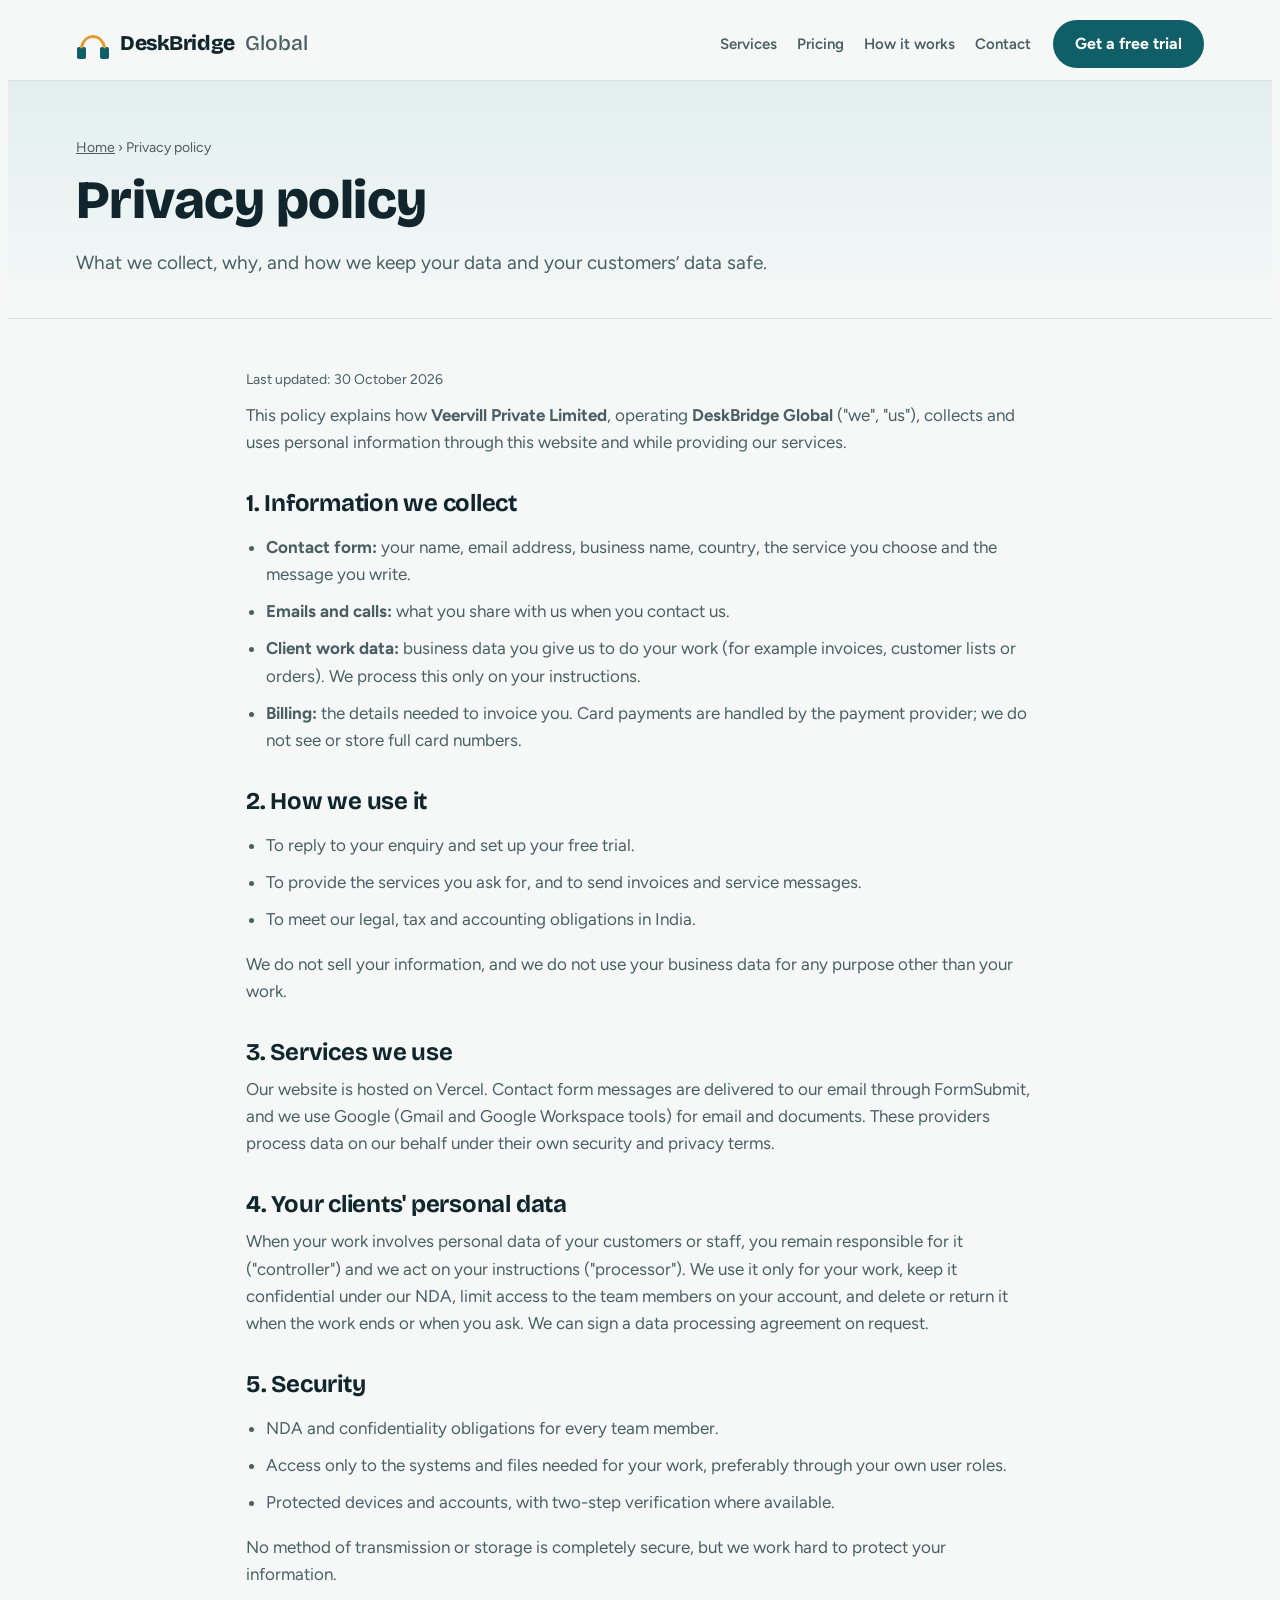
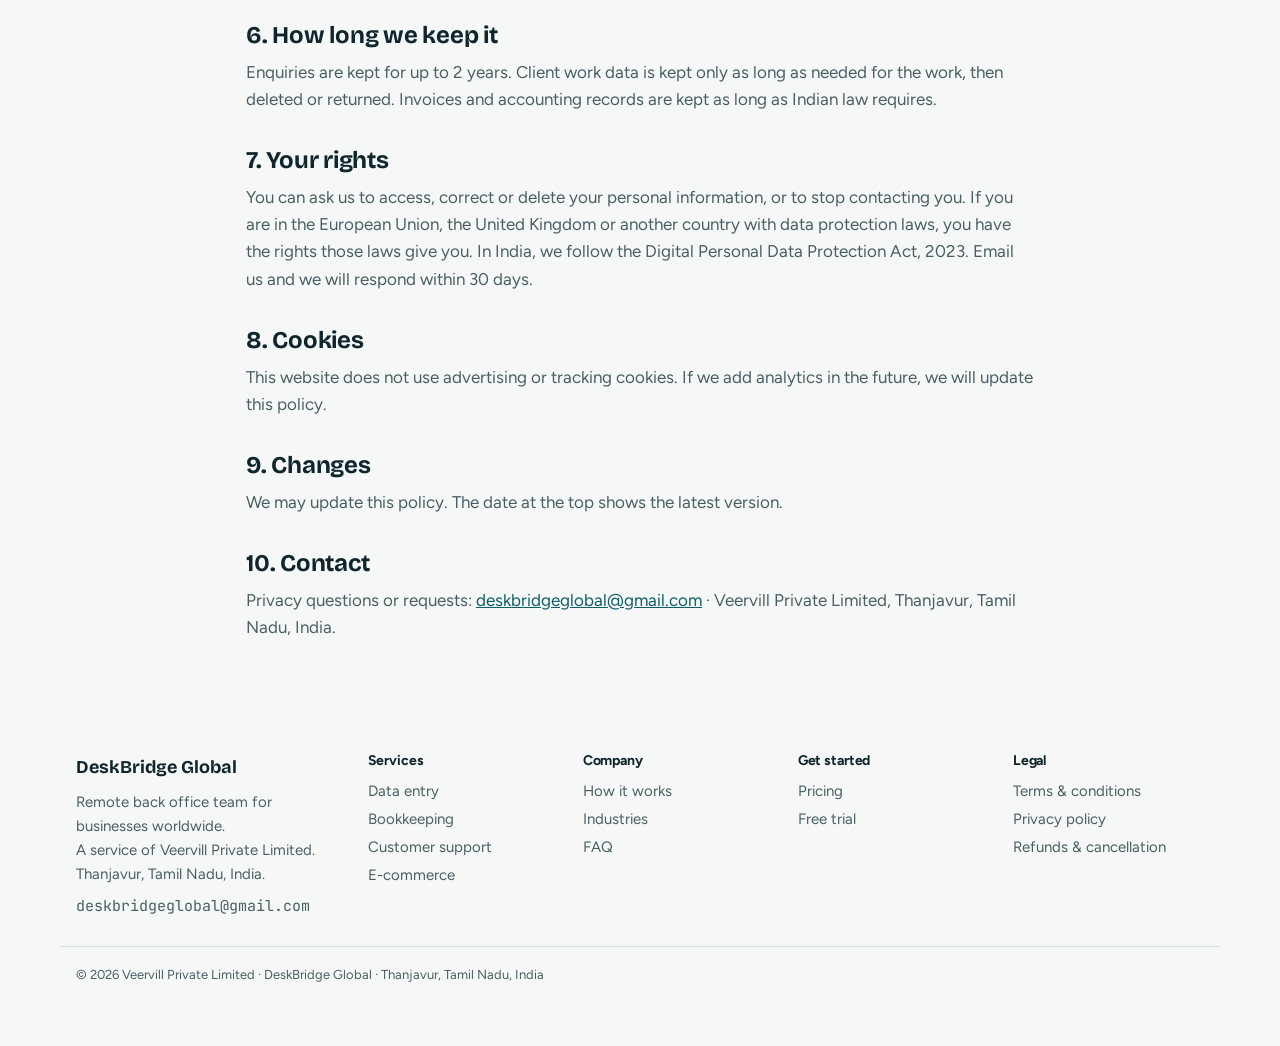
<file: privacy.html>
<!doctype html>
<html lang="en">
<head>
<meta charset="utf-8">
<meta name="viewport" content="width=device-width, initial-scale=1, viewport-fit=cover">
<title>Privacy policy – DeskBridge Global</title>
<meta name="description" content="How DeskBridge Global (Veervill Private Limited) collects, uses and protects your information and your clients’ data.">
<meta property="og:title" content="Privacy policy – DeskBridge Global">
<meta property="og:description" content="How DeskBridge Global (Veervill Private Limited) collects, uses and protects your information and your clients’ data.">
<meta property="og:site_name" content="DeskBridge Global">
<link rel="icon" href="/assets/favicon.svg" type="image/svg+xml">
<link rel="preconnect" href="https://fonts.googleapis.com">
<link rel="preconnect" href="https://fonts.gstatic.com" crossorigin>
<link rel="stylesheet" href="https://fonts.googleapis.com/css2?family=Bricolage+Grotesque:opsz,wght@12..96,500;12..96,700;12..96,800&family=Figtree:wght@400;500;600;700&family=JetBrains+Mono:wght@500;600&display=swap">
<link rel="stylesheet" href="/assets/site.css">
<style>[hidden]{display:none!important}</style>
</head>
<body>
<header>
  <div class="wrap nav">
    <a class="brand" href="/" aria-label="DeskBridge Global home">
      <svg width="34" height="34" viewBox="0 0 34 34" aria-hidden="true">
        <rect x="1" y="20" width="9" height="12" rx="2" fill="var(--teal)"></rect>
        <rect x="24" y="20" width="9" height="12" rx="2" fill="var(--teal)"></rect>
        <path d="M5.5 20 C 9 6, 25 6, 28.5 20" fill="none" stroke="var(--marigold)" stroke-width="3" stroke-linecap="round"></path>
      </svg>
      <b>DeskBridge</b><span>Global</span>
    </a>
    <button class="menu-btn" type="button" aria-expanded="false" aria-controls="site-links">Menu</button>
    <nav class="links" id="site-links" aria-label="Pages">
      <a href="/services">Services</a>
      <a href="/pricing">Pricing</a>
      <a href="/how-it-works">How it works</a>
      <a href="/contact">Contact</a>
    </nav>
    <a class="btn btn-primary" href="/contact">Get a free trial</a>
  </div>
</header>

<main id="top">
  <section class="page-hero">
    <div class="wrap">
      <p class="crumbs"><a href="/">Home</a> › Privacy policy</p>
      <h1>Privacy policy</h1>
      <p class="lede">What we collect, why, and how we keep your data and your customers’ data safe.</p>
    </div>
  </section>
  <section style="padding-top:40px">
    <div class="wrap legal">
      <p class="updated">Last updated: 30 October 2026</p>
      <p>This policy explains how <b>Veervill Private Limited</b>, operating <b>DeskBridge Global</b> ("we", "us"), collects and uses personal information through this website and while providing our services.</p>

      <h2>1. Information we collect</h2>
      <ul>
        <li><b>Contact form:</b> your name, email address, business name, country, the service you choose and the message you write.</li>
        <li><b>Emails and calls:</b> what you share with us when you contact us.</li>
        <li><b>Client work data:</b> business data you give us to do your work (for example invoices, customer lists or orders). We process this only on your instructions.</li>
        <li><b>Billing:</b> the details needed to invoice you. Card payments are handled by the payment provider; we do not see or store full card numbers.</li>
      </ul>

      <h2>2. How we use it</h2>
      <ul>
        <li>To reply to your enquiry and set up your free trial.</li>
        <li>To provide the services you ask for, and to send invoices and service messages.</li>
        <li>To meet our legal, tax and accounting obligations in India.</li>
      </ul>
      <p>We do not sell your information, and we do not use your business data for any purpose other than your work.</p>

      <h2>3. Services we use</h2>
      <p>Our website is hosted on Vercel. Contact form messages are delivered to our email through FormSubmit, and we use Google (Gmail and Google Workspace tools) for email and documents. These providers process data on our behalf under their own security and privacy terms.</p>

      <h2>4. Your clients' personal data</h2>
      <p>When your work involves personal data of your customers or staff, you remain responsible for it ("controller") and we act on your instructions ("processor"). We use it only for your work, keep it confidential under our NDA, limit access to the team members on your account, and delete or return it when the work ends or when you ask. We can sign a data processing agreement on request.</p>

      <h2>5. Security</h2>
      <ul>
        <li>NDA and confidentiality obligations for every team member.</li>
        <li>Access only to the systems and files needed for your work, preferably through your own user roles.</li>
        <li>Protected devices and accounts, with two-step verification where available.</li>
      </ul>
      <p>No method of transmission or storage is completely secure, but we work hard to protect your information.</p>

      <h2>6. How long we keep it</h2>
      <p>Enquiries are kept for up to 2 years. Client work data is kept only as long as needed for the work, then deleted or returned. Invoices and accounting records are kept as long as Indian law requires.</p>

      <h2>7. Your rights</h2>
      <p>You can ask us to access, correct or delete your personal information, or to stop contacting you. If you are in the European Union, the United Kingdom or another country with data protection laws, you have the rights those laws give you. In India, we follow the Digital Personal Data Protection Act, 2023. Email us and we will respond within 30 days.</p>

      <h2>8. Cookies</h2>
      <p>This website does not use advertising or tracking cookies. If we add analytics in the future, we will update this policy.</p>

      <h2>9. Changes</h2>
      <p>We may update this policy. The date at the top shows the latest version.</p>

      <h2>10. Contact</h2>
      <p>Privacy questions or requests: <a href="mailto:deskbridgeglobal@gmail.com">deskbridgeglobal@gmail.com</a> · Veervill Private Limited, Thanjavur, Tamil Nadu, India.</p>
    </div>
  </section>
</main>

<footer>
  <div class="wrap">
    <div>
      <b style="color:var(--fg);font-family:var(--display);font-size:18px">DeskBridge Global</b>
      <p style="margin-top:8px">Remote back office team for businesses worldwide.<br>A service of Veervill Private Limited.<br>Thanjavur, Tamil Nadu, India.</p>
      <p style="margin-top:8px" class="mono">deskbridgeglobal@gmail.com</p>
    </div>
    <div><h4>Services</h4><a href="/services">Data entry</a><a href="/services">Bookkeeping</a><a href="/services">Customer support</a><a href="/services">E-commerce</a></div>
    <div><h4>Company</h4><a href="/how-it-works">How it works</a><a href="/services#industries">Industries</a><a href="/how-it-works#faq">FAQ</a></div>
    <div><h4>Get started</h4><a href="/pricing">Pricing</a><a href="/contact">Free trial</a></div>
    <div><h4>Legal</h4><a href="/terms">Terms &amp; conditions</a><a href="/privacy">Privacy policy</a><a href="/terms#refunds">Refunds &amp; cancellation</a></div>
  </div>
  <div class="wrap legal-line">© 2026 Veervill Private Limited · DeskBridge Global · Thanjavur, Tamil Nadu, India</div>
</footer>

<script src="/assets/site.js"></script>
</body>
</html>
</file>
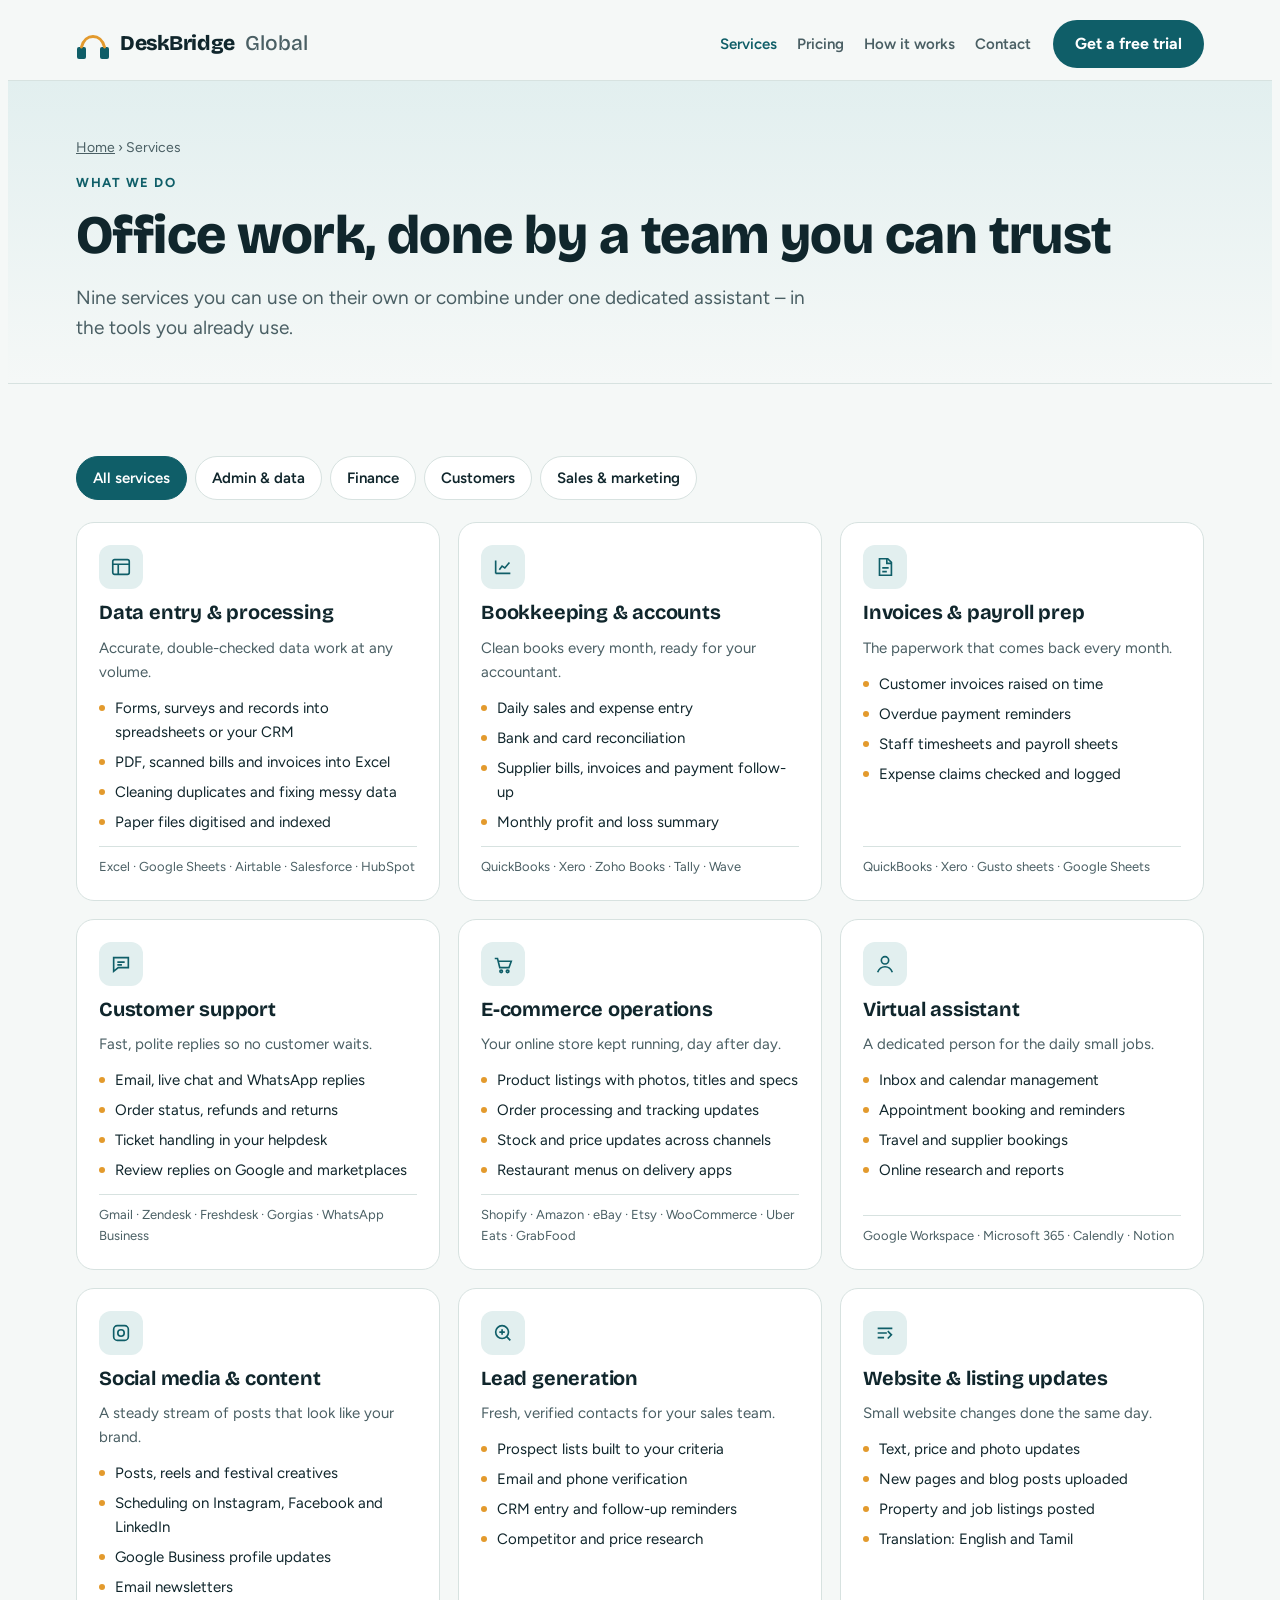
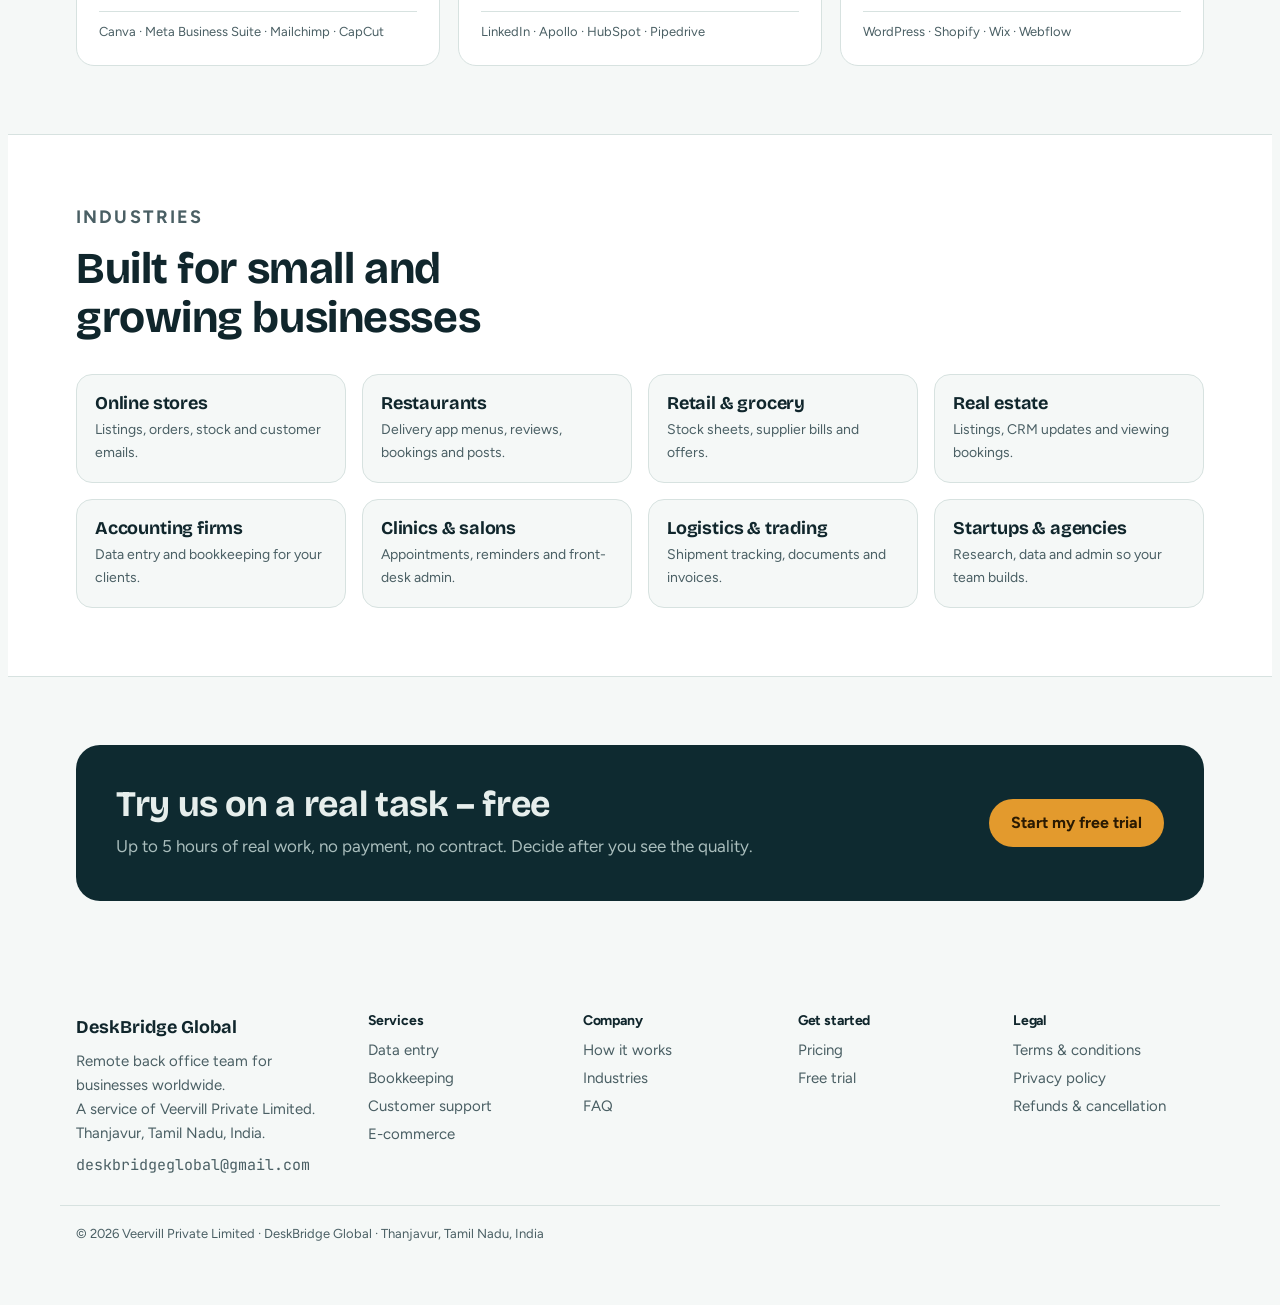
<file: services.html>
<!doctype html>
<html lang="en">
<head>
<meta charset="utf-8">
<meta name="viewport" content="width=device-width, initial-scale=1, viewport-fit=cover">
<title>Services – DeskBridge Global</title>
<meta name="description" content="Data entry, bookkeeping, invoices & payroll prep, customer support, e-commerce operations, virtual assistants, social media, lead generation and website updates.">
<meta property="og:title" content="Services – DeskBridge Global">
<meta property="og:description" content="Data entry, bookkeeping, invoices & payroll prep, customer support, e-commerce operations, virtual assistants, social media, lead generation and website updates.">
<meta property="og:site_name" content="DeskBridge Global">
<link rel="icon" href="/assets/favicon.svg" type="image/svg+xml">
<link rel="preconnect" href="https://fonts.googleapis.com">
<link rel="preconnect" href="https://fonts.gstatic.com" crossorigin>
<link rel="stylesheet" href="https://fonts.googleapis.com/css2?family=Bricolage+Grotesque:opsz,wght@12..96,500;12..96,700;12..96,800&family=Figtree:wght@400;500;600;700&family=JetBrains+Mono:wght@500;600&display=swap">
<link rel="stylesheet" href="/assets/site.css">
<style>[hidden]{display:none!important}</style>
</head>
<body>
<header>
  <div class="wrap nav">
    <a class="brand" href="/" aria-label="DeskBridge Global home">
      <svg width="34" height="34" viewBox="0 0 34 34" aria-hidden="true">
        <rect x="1" y="20" width="9" height="12" rx="2" fill="var(--teal)"></rect>
        <rect x="24" y="20" width="9" height="12" rx="2" fill="var(--teal)"></rect>
        <path d="M5.5 20 C 9 6, 25 6, 28.5 20" fill="none" stroke="var(--marigold)" stroke-width="3" stroke-linecap="round"></path>
      </svg>
      <b>DeskBridge</b><span>Global</span>
    </a>
    <button class="menu-btn" type="button" aria-expanded="false" aria-controls="site-links">Menu</button>
    <nav class="links" id="site-links" aria-label="Pages">
      <a href="/services" aria-current="page">Services</a>
      <a href="/pricing">Pricing</a>
      <a href="/how-it-works">How it works</a>
      <a href="/contact">Contact</a>
    </nav>
    <a class="btn btn-primary" href="/contact">Get a free trial</a>
  </div>
</header>

<main id="top">
  <section class="page-hero">
    <div class="wrap">
      <p class="crumbs"><a href="/">Home</a> › Services</p>
      <p class="eyebrow" style="margin-top:14px">What we do</p>
      <h1>Office work, done by a team you can trust</h1>
      <p class="lede">Nine services you can use on their own or combine under one dedicated assistant – in the tools you already use.</p>
    </div>
  </section>

  <section id="services" aria-labelledby="svc-h">
    <div class="wrap">
      <div class="section-head">
        <p class="eyebrow">Services</p>
        <h2 id="svc-h">Whatever slows your office down, hand it to us</h2>
        <p>Pick one service or combine several under one assistant. Filter by area:</p>
      </div>
      <div class="tabs" role="tablist" aria-label="Service areas">
        <button class="tab" role="tab" aria-selected="true" data-f="all">All services</button>
        <button class="tab" role="tab" aria-selected="false" data-f="admin">Admin &amp; data</button>
        <button class="tab" role="tab" aria-selected="false" data-f="money">Finance</button>
        <button class="tab" role="tab" aria-selected="false" data-f="cust">Customers</button>
        <button class="tab" role="tab" aria-selected="false" data-f="grow">Sales &amp; marketing</button>
      </div>
      <div class="catalog" id="catalog">
        <article id="svc-0" class="svc" data-c="admin">
          <div class="ic"><svg width="22" height="22" viewBox="0 0 24 24" fill="none" stroke="var(--teal)" stroke-width="1.8" aria-hidden="true"><rect x="3" y="4" width="18" height="16" rx="2"></rect><path d="M3 9h18M9 9v11"></path></svg></div>
          <h3>Data entry &amp; processing</h3>
          <p>Accurate, double-checked data work at any volume.</p>
          <ul><li>Forms, surveys and records into spreadsheets or your CRM</li><li>PDF, scanned bills and invoices into Excel</li><li>Cleaning duplicates and fixing messy data</li><li>Paper files digitised and indexed</li></ul>
          <div class="tools">Excel · Google Sheets · Airtable · Salesforce · HubSpot</div>
        </article>
        <article id="svc-1" class="svc" data-c="money">
          <div class="ic"><svg width="22" height="22" viewBox="0 0 24 24" fill="none" stroke="var(--teal)" stroke-width="1.8" aria-hidden="true"><path d="M4 19V5M4 19h16M8 15l3-4 3 2 5-6"></path></svg></div>
          <h3>Bookkeeping &amp; accounts</h3>
          <p>Clean books every month, ready for your accountant.</p>
          <ul><li>Daily sales and expense entry</li><li>Bank and card reconciliation</li><li>Supplier bills, invoices and payment follow-up</li><li>Monthly profit and loss summary</li></ul>
          <div class="tools">QuickBooks · Xero · Zoho Books · Tally · Wave</div>
        </article>
        <article id="svc-2" class="svc" data-c="money">
          <div class="ic"><svg width="22" height="22" viewBox="0 0 24 24" fill="none" stroke="var(--teal)" stroke-width="1.8" aria-hidden="true"><path d="M6 3h9l4 4v14H6z"></path><path d="M14 3v5h5M9 13h7M9 17h5"></path></svg></div>
          <h3>Invoices &amp; payroll prep</h3>
          <p>The paperwork that comes back every month.</p>
          <ul><li>Customer invoices raised on time</li><li>Overdue payment reminders</li><li>Staff timesheets and payroll sheets</li><li>Expense claims checked and logged</li></ul>
          <div class="tools">QuickBooks · Xero · Gusto sheets · Google Sheets</div>
        </article>
        <article id="svc-3" class="svc" data-c="cust">
          <div class="ic"><svg width="22" height="22" viewBox="0 0 24 24" fill="none" stroke="var(--teal)" stroke-width="1.8" aria-hidden="true"><path d="M4 5h16v11H9l-5 4z"></path><path d="M8 10h8M8 13h5"></path></svg></div>
          <h3>Customer support</h3>
          <p>Fast, polite replies so no customer waits.</p>
          <ul><li>Email, live chat and WhatsApp replies</li><li>Order status, refunds and returns</li><li>Ticket handling in your helpdesk</li><li>Review replies on Google and marketplaces</li></ul>
          <div class="tools">Gmail · Zendesk · Freshdesk · Gorgias · WhatsApp Business</div>
        </article>
        <article id="svc-4" class="svc" data-c="cust">
          <div class="ic"><svg width="22" height="22" viewBox="0 0 24 24" fill="none" stroke="var(--teal)" stroke-width="1.8" aria-hidden="true"><path d="M3 6h3l2.5 10h10L21 9H7.5"></path><circle cx="10" cy="20" r="1.4"></circle><circle cx="17" cy="20" r="1.4"></circle></svg></div>
          <h3>E-commerce operations</h3>
          <p>Your online store kept running, day after day.</p>
          <ul><li>Product listings with photos, titles and specs</li><li>Order processing and tracking updates</li><li>Stock and price updates across channels</li><li>Restaurant menus on delivery apps</li></ul>
          <div class="tools">Shopify · Amazon · eBay · Etsy · WooCommerce · Uber Eats · GrabFood</div>
        </article>
        <article id="svc-5" class="svc" data-c="admin">
          <div class="ic"><svg width="22" height="22" viewBox="0 0 24 24" fill="none" stroke="var(--teal)" stroke-width="1.8" aria-hidden="true"><circle cx="12" cy="8" r="4"></circle><path d="M4 21c1.5-4 4.5-6 8-6s6.5 2 8 6"></path></svg></div>
          <h3>Virtual assistant</h3>
          <p>A dedicated person for the daily small jobs.</p>
          <ul><li>Inbox and calendar management</li><li>Appointment booking and reminders</li><li>Travel and supplier bookings</li><li>Online research and reports</li></ul>
          <div class="tools">Google Workspace · Microsoft 365 · Calendly · Notion</div>
        </article>
        <article id="svc-6" class="svc" data-c="grow">
          <div class="ic"><svg width="22" height="22" viewBox="0 0 24 24" fill="none" stroke="var(--teal)" stroke-width="1.8" aria-hidden="true"><rect x="4" y="4" width="16" height="16" rx="4"></rect><circle cx="12" cy="12" r="3.5"></circle><path d="M16.5 7.5h.01"></path></svg></div>
          <h3>Social media &amp; content</h3>
          <p>A steady stream of posts that look like your brand.</p>
          <ul><li>Posts, reels and festival creatives</li><li>Scheduling on Instagram, Facebook and LinkedIn</li><li>Google Business profile updates</li><li>Email newsletters</li></ul>
          <div class="tools">Canva · Meta Business Suite · Mailchimp · CapCut</div>
        </article>
        <article id="svc-7" class="svc" data-c="grow">
          <div class="ic"><svg width="22" height="22" viewBox="0 0 24 24" fill="none" stroke="var(--teal)" stroke-width="1.8" aria-hidden="true"><circle cx="11" cy="11" r="7"></circle><path d="M20 20l-4-4M8 11h6M11 8v6"></path></svg></div>
          <h3>Lead generation</h3>
          <p>Fresh, verified contacts for your sales team.</p>
          <ul><li>Prospect lists built to your criteria</li><li>Email and phone verification</li><li>CRM entry and follow-up reminders</li><li>Competitor and price research</li></ul>
          <div class="tools">LinkedIn · Apollo · HubSpot · Pipedrive</div>
        </article>
        <article id="svc-8" class="svc" data-c="admin">
          <div class="ic"><svg width="22" height="22" viewBox="0 0 24 24" fill="none" stroke="var(--teal)" stroke-width="1.8" aria-hidden="true"><path d="M4 7h16M4 12h10M4 17h7"></path><path d="M17 14l4 4-4 4" transform="translate(-2 -4)"></path></svg></div>
          <h3>Website &amp; listing updates</h3>
          <p>Small website changes done the same day.</p>
          <ul><li>Text, price and photo updates</li><li>New pages and blog posts uploaded</li><li>Property and job listings posted</li><li>Translation: English and Tamil</li></ul>
          <div class="tools">WordPress · Shopify · Wix · Webflow</div>
        </article>
      </div>
    </div>
  </section>

  <section id="industries" class="band" aria-labelledby="ind-h">
    <div class="wrap">
      <div class="section-head">
        <p class="eyebrow">Industries</p>
        <h2 id="ind-h">Built for small and growing businesses</h2>
      </div>
      <div class="inds">
        <div class="ind"><h3>Online stores</h3><p>Listings, orders, stock and customer emails.</p></div>
        <div class="ind"><h3>Restaurants</h3><p>Delivery app menus, reviews, bookings and posts.</p></div>
        <div class="ind"><h3>Retail &amp; grocery</h3><p>Stock sheets, supplier bills and offers.</p></div>
        <div class="ind"><h3>Real estate</h3><p>Listings, CRM updates and viewing bookings.</p></div>
        <div class="ind"><h3>Accounting firms</h3><p>Data entry and bookkeeping for your clients.</p></div>
        <div class="ind"><h3>Clinics &amp; salons</h3><p>Appointments, reminders and front-desk admin.</p></div>
        <div class="ind"><h3>Logistics &amp; trading</h3><p>Shipment tracking, documents and invoices.</p></div>
        <div class="ind"><h3>Startups &amp; agencies</h3><p>Research, data and admin so your team builds.</p></div>
      </div>
    </div>
  </section>

  <section>
    <div class="wrap">
      <div class="cta-band">
        <div><h2>Try us on a real task – free</h2><p>Up to 5 hours of real work, no payment, no contract. Decide after you see the quality.</p></div>
        <a class="btn btn-gold" href="/contact">Start my free trial</a>
      </div>
    </div>
  </section>
</main>

<footer>
  <div class="wrap">
    <div>
      <b style="color:var(--fg);font-family:var(--display);font-size:18px">DeskBridge Global</b>
      <p style="margin-top:8px">Remote back office team for businesses worldwide.<br>A service of Veervill Private Limited.<br>Thanjavur, Tamil Nadu, India.</p>
      <p style="margin-top:8px" class="mono">deskbridgeglobal@gmail.com</p>
    </div>
    <div><h4>Services</h4><a href="/services">Data entry</a><a href="/services">Bookkeeping</a><a href="/services">Customer support</a><a href="/services">E-commerce</a></div>
    <div><h4>Company</h4><a href="/how-it-works">How it works</a><a href="/services#industries">Industries</a><a href="/how-it-works#faq">FAQ</a></div>
    <div><h4>Get started</h4><a href="/pricing">Pricing</a><a href="/contact">Free trial</a></div>
    <div><h4>Legal</h4><a href="/terms">Terms &amp; conditions</a><a href="/privacy">Privacy policy</a><a href="/terms#refunds">Refunds &amp; cancellation</a></div>
  </div>
  <div class="wrap legal-line">© 2026 Veervill Private Limited · DeskBridge Global · Thanjavur, Tamil Nadu, India</div>
</footer>

<script src="/assets/site.js"></script>
</body>
</html>
</file>
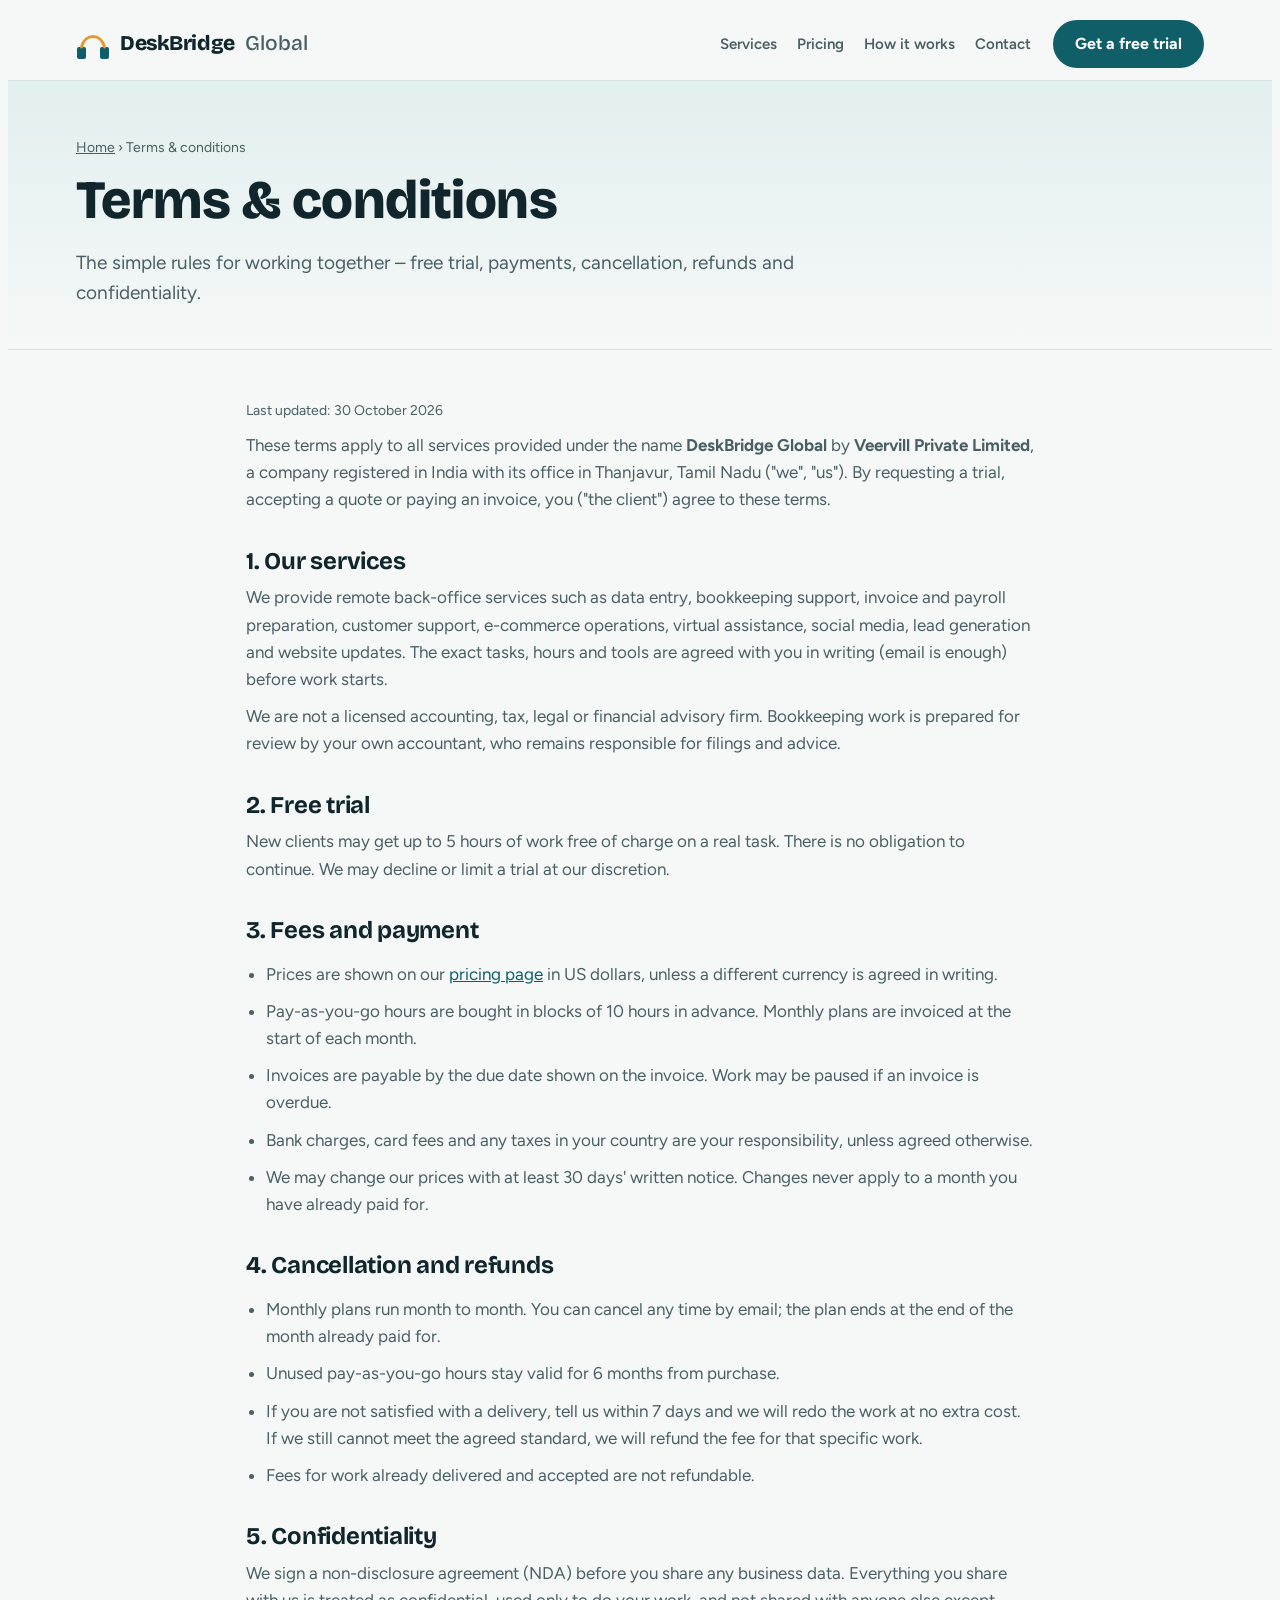
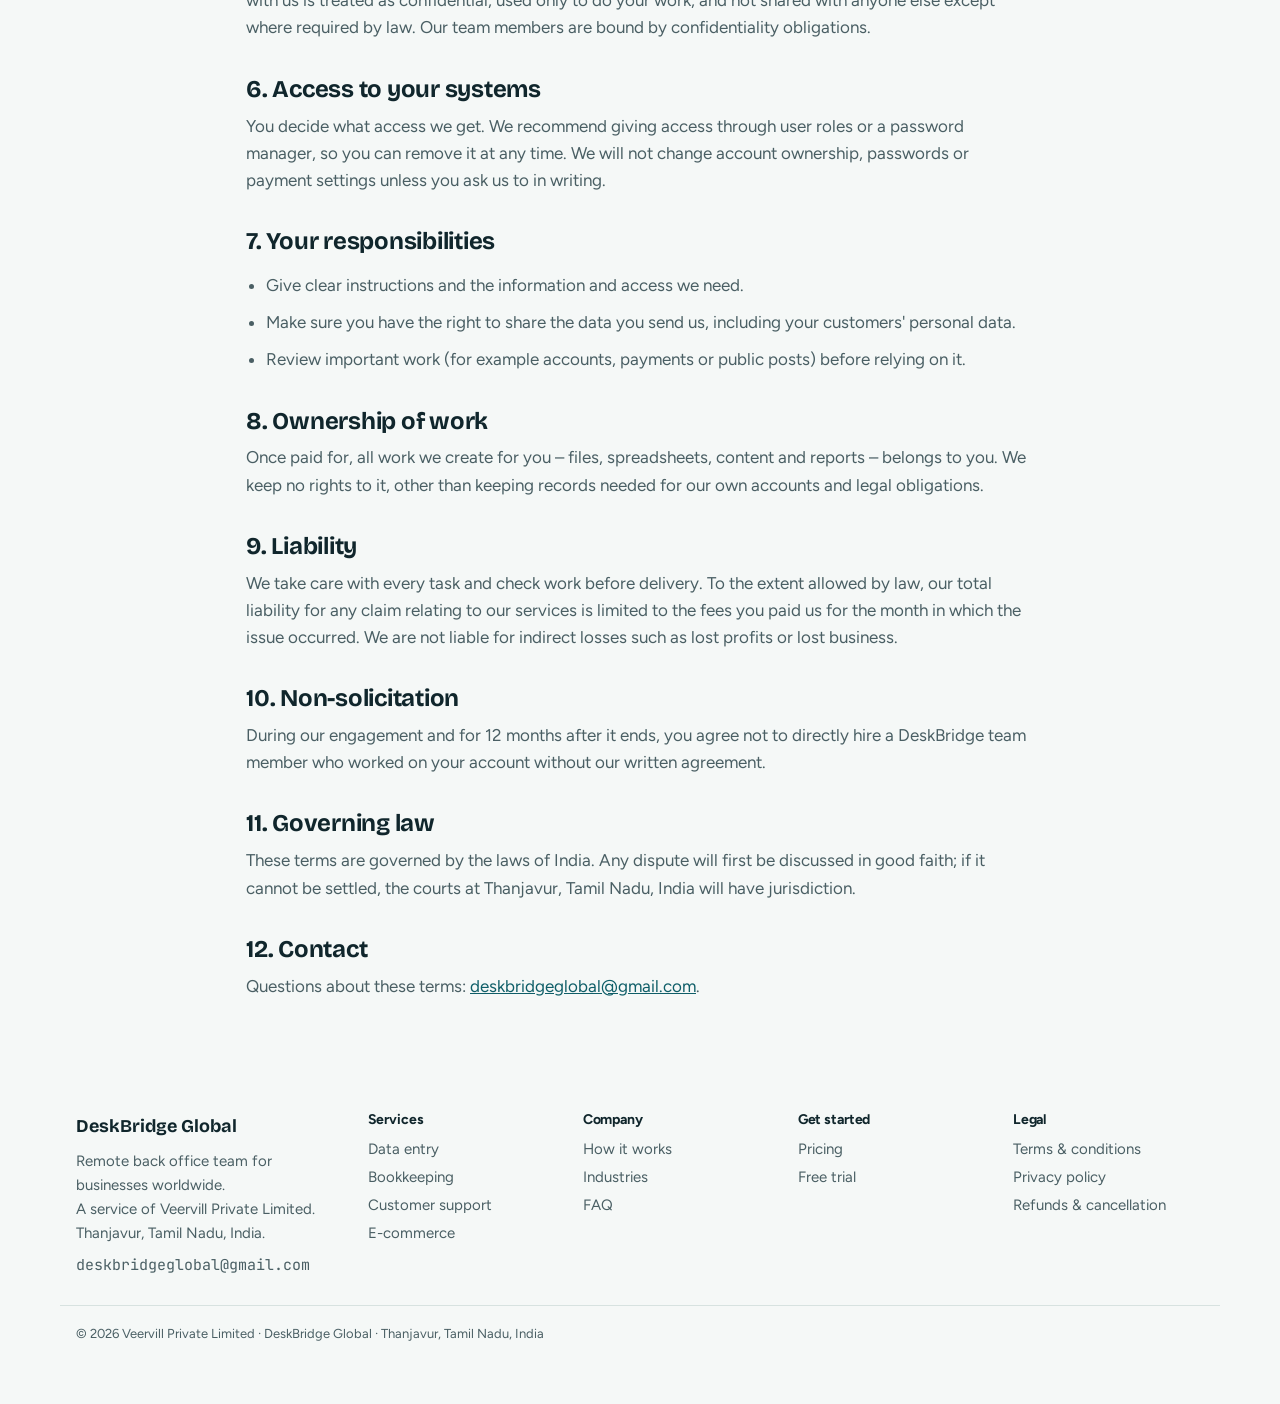
<file: terms.html>
<!doctype html>
<html lang="en">
<head>
<meta charset="utf-8">
<meta name="viewport" content="width=device-width, initial-scale=1, viewport-fit=cover">
<title>Terms & conditions – DeskBridge Global</title>
<meta name="description" content="Terms for DeskBridge Global remote back-office services by Veervill Private Limited: trial, fees, cancellation, refunds, confidentiality and liability.">
<meta property="og:title" content="Terms & conditions – DeskBridge Global">
<meta property="og:description" content="Terms for DeskBridge Global remote back-office services by Veervill Private Limited: trial, fees, cancellation, refunds, confidentiality and liability.">
<meta property="og:site_name" content="DeskBridge Global">
<link rel="icon" href="/assets/favicon.svg" type="image/svg+xml">
<link rel="preconnect" href="https://fonts.googleapis.com">
<link rel="preconnect" href="https://fonts.gstatic.com" crossorigin>
<link rel="stylesheet" href="https://fonts.googleapis.com/css2?family=Bricolage+Grotesque:opsz,wght@12..96,500;12..96,700;12..96,800&family=Figtree:wght@400;500;600;700&family=JetBrains+Mono:wght@500;600&display=swap">
<link rel="stylesheet" href="/assets/site.css">
<style>[hidden]{display:none!important}</style>
</head>
<body>
<header>
  <div class="wrap nav">
    <a class="brand" href="/" aria-label="DeskBridge Global home">
      <svg width="34" height="34" viewBox="0 0 34 34" aria-hidden="true">
        <rect x="1" y="20" width="9" height="12" rx="2" fill="var(--teal)"></rect>
        <rect x="24" y="20" width="9" height="12" rx="2" fill="var(--teal)"></rect>
        <path d="M5.5 20 C 9 6, 25 6, 28.5 20" fill="none" stroke="var(--marigold)" stroke-width="3" stroke-linecap="round"></path>
      </svg>
      <b>DeskBridge</b><span>Global</span>
    </a>
    <button class="menu-btn" type="button" aria-expanded="false" aria-controls="site-links">Menu</button>
    <nav class="links" id="site-links" aria-label="Pages">
      <a href="/services">Services</a>
      <a href="/pricing">Pricing</a>
      <a href="/how-it-works">How it works</a>
      <a href="/contact">Contact</a>
    </nav>
    <a class="btn btn-primary" href="/contact">Get a free trial</a>
  </div>
</header>

<main id="top">
  <section class="page-hero">
    <div class="wrap">
      <p class="crumbs"><a href="/">Home</a> › Terms &amp; conditions</p>
      <h1>Terms &amp; conditions</h1>
      <p class="lede">The simple rules for working together – free trial, payments, cancellation, refunds and confidentiality.</p>
    </div>
  </section>
  <section style="padding-top:40px">
    <div class="wrap legal">
      <p class="updated">Last updated: 30 October 2026</p>
      <p>These terms apply to all services provided under the name <b>DeskBridge Global</b> by <b>Veervill Private Limited</b>, a company registered in India with its office in Thanjavur, Tamil Nadu ("we", "us"). By requesting a trial, accepting a quote or paying an invoice, you ("the client") agree to these terms.</p>

      <h2>1. Our services</h2>
      <p>We provide remote back-office services such as data entry, bookkeeping support, invoice and payroll preparation, customer support, e-commerce operations, virtual assistance, social media, lead generation and website updates. The exact tasks, hours and tools are agreed with you in writing (email is enough) before work starts.</p>
      <p>We are not a licensed accounting, tax, legal or financial advisory firm. Bookkeeping work is prepared for review by your own accountant, who remains responsible for filings and advice.</p>

      <h2>2. Free trial</h2>
      <p>New clients may get up to 5 hours of work free of charge on a real task. There is no obligation to continue. We may decline or limit a trial at our discretion.</p>

      <h2>3. Fees and payment</h2>
      <ul>
        <li>Prices are shown on our <a href="/pricing">pricing page</a> in US dollars, unless a different currency is agreed in writing.</li>
        <li>Pay-as-you-go hours are bought in blocks of 10 hours in advance. Monthly plans are invoiced at the start of each month.</li>
        <li>Invoices are payable by the due date shown on the invoice. Work may be paused if an invoice is overdue.</li>
        <li>Bank charges, card fees and any taxes in your country are your responsibility, unless agreed otherwise.</li>
        <li>We may change our prices with at least 30 days' written notice. Changes never apply to a month you have already paid for.</li>
      </ul>

      <h2 id="refunds">4. Cancellation and refunds</h2>
      <ul>
        <li>Monthly plans run month to month. You can cancel any time by email; the plan ends at the end of the month already paid for.</li>
        <li>Unused pay-as-you-go hours stay valid for 6 months from purchase.</li>
        <li>If you are not satisfied with a delivery, tell us within 7 days and we will redo the work at no extra cost. If we still cannot meet the agreed standard, we will refund the fee for that specific work.</li>
        <li>Fees for work already delivered and accepted are not refundable.</li>
      </ul>

      <h2>5. Confidentiality</h2>
      <p>We sign a non-disclosure agreement (NDA) before you share any business data. Everything you share with us is treated as confidential, used only to do your work, and not shared with anyone else except where required by law. Our team members are bound by confidentiality obligations.</p>

      <h2>6. Access to your systems</h2>
      <p>You decide what access we get. We recommend giving access through user roles or a password manager, so you can remove it at any time. We will not change account ownership, passwords or payment settings unless you ask us to in writing.</p>

      <h2>7. Your responsibilities</h2>
      <ul>
        <li>Give clear instructions and the information and access we need.</li>
        <li>Make sure you have the right to share the data you send us, including your customers' personal data.</li>
        <li>Review important work (for example accounts, payments or public posts) before relying on it.</li>
      </ul>

      <h2>8. Ownership of work</h2>
      <p>Once paid for, all work we create for you – files, spreadsheets, content and reports – belongs to you. We keep no rights to it, other than keeping records needed for our own accounts and legal obligations.</p>

      <h2>9. Liability</h2>
      <p>We take care with every task and check work before delivery. To the extent allowed by law, our total liability for any claim relating to our services is limited to the fees you paid us for the month in which the issue occurred. We are not liable for indirect losses such as lost profits or lost business.</p>

      <h2>10. Non-solicitation</h2>
      <p>During our engagement and for 12 months after it ends, you agree not to directly hire a DeskBridge team member who worked on your account without our written agreement.</p>

      <h2>11. Governing law</h2>
      <p>These terms are governed by the laws of India. Any dispute will first be discussed in good faith; if it cannot be settled, the courts at Thanjavur, Tamil Nadu, India will have jurisdiction.</p>

      <h2>12. Contact</h2>
      <p>Questions about these terms: <a href="mailto:deskbridgeglobal@gmail.com">deskbridgeglobal@gmail.com</a>.</p>
    </div>
  </section>
</main>

<footer>
  <div class="wrap">
    <div>
      <b style="color:var(--fg);font-family:var(--display);font-size:18px">DeskBridge Global</b>
      <p style="margin-top:8px">Remote back office team for businesses worldwide.<br>A service of Veervill Private Limited.<br>Thanjavur, Tamil Nadu, India.</p>
      <p style="margin-top:8px" class="mono">deskbridgeglobal@gmail.com</p>
    </div>
    <div><h4>Services</h4><a href="/services">Data entry</a><a href="/services">Bookkeeping</a><a href="/services">Customer support</a><a href="/services">E-commerce</a></div>
    <div><h4>Company</h4><a href="/how-it-works">How it works</a><a href="/services#industries">Industries</a><a href="/how-it-works#faq">FAQ</a></div>
    <div><h4>Get started</h4><a href="/pricing">Pricing</a><a href="/contact">Free trial</a></div>
    <div><h4>Legal</h4><a href="/terms">Terms &amp; conditions</a><a href="/privacy">Privacy policy</a><a href="/terms#refunds">Refunds &amp; cancellation</a></div>
  </div>
  <div class="wrap legal-line">© 2026 Veervill Private Limited · DeskBridge Global · Thanjavur, Tamil Nadu, India</div>
</footer>

<script src="/assets/site.js"></script>
</body>
</html>
</file>
<file: assets/site.css>
/* Layout: a bridge line from Thanjavur to the client's city; long single page, 1160px column, sticky section nav. */
:root{
  --bg:#F5F8F7; --surface:#FFFFFF; --fg:#10262C; --muted:#4A5F64; --line:#D7E2E0;
  --teal:#0F5E68; --teal-soft:#E2EFEF; --marigold:#E39A2D; --marigold-ink:#7A4A06; --marigold-soft:#FCEFD9;
  --on-teal:#FFFFFF; --deep:#0E2A30; --on-deep:#E6EEEC; --deep-muted:#A9BDBC;
  --display:"Bricolage Grotesque", "Avenir Next", "Segoe UI", system-ui, sans-serif;
  --body:"Figtree", "Segoe UI", system-ui, sans-serif;
  --mono:"JetBrains Mono", ui-monospace, "SFMono-Regular", Menlo, monospace;
}
@media (prefers-color-scheme: dark){:root:not([data-theme="light"]){
  --bg:#0C181B; --surface:#12232A; --fg:#E6EEEC; --muted:#A3B6B5; --line:#24393F;
  --teal:#5DB6BE; --teal-soft:#16343A; --marigold:#F0B14E; --marigold-ink:#F6C677; --marigold-soft:#2E2412;
  --on-teal:#08181B; --deep:#081215; --on-deep:#E6EEEC; --deep-muted:#9FB3B2; color-scheme:dark;
}}
:root[data-theme="dark"]{
  --bg:#0C181B; --surface:#12232A; --fg:#E6EEEC; --muted:#A3B6B5; --line:#24393F;
  --teal:#5DB6BE; --teal-soft:#16343A; --marigold:#F0B14E; --marigold-ink:#F6C677; --marigold-soft:#2E2412;
  --on-teal:#08181B; --deep:#081215; --on-deep:#E6EEEC; --deep-muted:#9FB3B2; color-scheme:dark;
}
*{box-sizing:border-box}
html{scroll-behavior:smooth;scroll-padding-top:84px}
body{background:var(--bg);color:var(--fg);font-family:var(--body);font-size:17px;line-height:1.6}
.wrap{max-width:1160px;margin:0 auto;padding-left:max(16px, env(safe-area-inset-left, 0px));padding-right:max(16px, env(safe-area-inset-right, 0px))}
h1,h2,h3,h4{font-family:var(--display);line-height:1.12;margin:0;text-wrap:balance;letter-spacing:-0.01em}
p{margin:0}
a{color:var(--teal)}
:focus-visible{outline:3px solid var(--marigold);outline-offset:3px;border-radius:6px}
.eyebrow{font-size:13px;font-weight:700;letter-spacing:.12em;text-transform:uppercase;color:var(--teal)}
.mono{font-family:var(--mono);font-variant-numeric:tabular-nums}

body::before{content:"";position:fixed;inset:0 0 auto;height:env(safe-area-inset-top, 0px);z-index:10;background:var(--bg)}
header{position:sticky;top:env(safe-area-inset-top, 0px);z-index:5;background:color-mix(in srgb, var(--bg) 92%, transparent);backdrop-filter:blur(8px);border-bottom:1px solid var(--line)}
.nav{display:flex;align-items:center;gap:22px;padding-block:12px;flex-wrap:wrap}
.brand{display:flex;align-items:center;gap:10px;text-decoration:none;color:var(--fg)}
.brand b{font-family:var(--display);font-size:21px;font-weight:800;letter-spacing:-0.02em}
.brand span{font-family:var(--display);font-size:21px;font-weight:500;color:var(--muted)}
.links{display:flex;gap:20px;margin-left:auto;flex-wrap:wrap}
.links a{color:var(--muted);text-decoration:none;font-weight:600;font-size:15px}
.links a:hover{color:var(--fg)}
.btn{display:inline-flex;align-items:center;justify-content:center;gap:8px;min-height:48px;padding:0 22px;border-radius:999px;font-weight:700;font-size:16px;text-decoration:none;border:0;cursor:pointer;font-family:var(--body)}
.btn-primary{background:var(--teal);color:var(--on-teal)}
.btn-primary:hover{filter:brightness(1.08)}
.btn-ghost{background:transparent;color:var(--fg);border:1.5px solid var(--line)}
.btn-gold{background:var(--marigold);color:#2A1A02}
@media (max-width:900px){.links{display:none}}

/* hero */
.hero{padding-block:68px 52px;display:grid;grid-template-columns:minmax(0,1.1fr) minmax(0,.9fr);gap:48px;align-items:center}
.hero h1{font-size:clamp(38px,6vw,68px);font-weight:800}
.hero h1 em{font-style:normal;color:var(--teal)}
.hero .lede{margin-top:20px;font-size:19px;color:var(--muted);max-width:58ch}
.hero .ctas{display:flex;gap:12px;flex-wrap:wrap;margin-top:28px}
.trialpill{margin-top:22px;display:inline-flex;align-items:center;gap:10px;background:var(--marigold-soft);color:var(--marigold-ink);padding:8px 14px;border-radius:999px;font-weight:600;font-size:14px}
.trialpill i{width:8px;height:8px;border-radius:50%;background:var(--marigold);display:inline-block}
@media (max-width:900px){.hero{grid-template-columns:1fr;padding-block:44px 36px}}

.bridge{background:var(--surface);border:1px solid var(--line);border-radius:22px;padding:24px}
.bridge h2{font-size:15px;font-family:var(--body);font-weight:700;color:var(--muted)}
.cities{position:relative;display:grid;gap:6px;margin-top:14px}
.cities::before{content:"";position:absolute;left:20px;top:24px;bottom:24px;border-left:2px dashed var(--marigold)}
.city{display:flex;align-items:center;gap:14px;padding:9px 14px;border-radius:12px}
.city.home{background:var(--teal-soft)}
.dot{width:14px;height:14px;border-radius:50%;border:3px solid var(--marigold);background:var(--surface);flex:none;z-index:1}
.city.home .dot{background:var(--teal);border-color:var(--teal)}
.city .name{font-weight:700;line-height:1.2}
.city .tag{font-size:13px;color:var(--muted)}
.city .time{margin-left:auto;font-size:19px;font-weight:600}
.bridge .note{margin-top:14px;font-size:14px;color:var(--muted)}

/* strips & sections */
section{padding-block:68px}
.band{background:var(--surface);border-block:1px solid var(--line)}
.section-head{display:grid;gap:12px;max-width:720px}
.section-head h2{font-size:clamp(30px,4vw,44px);font-weight:700}
.section-head p{color:var(--muted);font-size:18px}

.facts{display:grid;grid-template-columns:repeat(4,minmax(0,1fr));gap:20px;padding-block:28px}
.fact{display:grid;gap:4px}
.fact b{font-family:var(--display);font-size:22px}
.fact span{color:var(--muted);font-size:15px}
@media (max-width:860px){.facts{grid-template-columns:repeat(2,minmax(0,1fr))}}

/* services catalog */
.tabs{display:flex;flex-wrap:wrap;gap:8px;margin-top:32px}
.tab{min-height:44px;padding:0 16px;border-radius:999px;border:1.5px solid var(--line);background:var(--surface);color:var(--fg);font:inherit;font-size:15px;font-weight:600;cursor:pointer}
.tab[aria-selected="true"]{background:var(--teal);color:var(--on-teal);border-color:var(--teal)}
.catalog{display:grid;grid-template-columns:repeat(3,minmax(0,1fr));gap:18px;margin-top:22px}
.svc{background:var(--surface);border:1px solid var(--line);border-radius:18px;padding:22px;display:flex;flex-direction:column;gap:12px}
.svc .ic{width:44px;height:44px;border-radius:12px;background:var(--teal-soft);display:flex;align-items:center;justify-content:center}
.svc h3{font-size:20px}
.svc p{color:var(--muted);font-size:15px}
.svc ul{margin:0;padding:0;list-style:none;display:grid;gap:6px;font-size:15px}
.svc li{display:flex;gap:10px}
.svc li::before{content:"";width:6px;height:6px;border-radius:50%;background:var(--marigold);margin-top:9px;flex:none}
.svc .tools{margin-top:auto;padding-top:10px;border-top:1px solid var(--line);font-size:13px;color:var(--muted)}
@media (max-width:980px){.catalog{grid-template-columns:repeat(2,minmax(0,1fr))}}
@media (max-width:620px){.catalog{grid-template-columns:1fr}}

/* industries */
.inds{display:grid;grid-template-columns:repeat(4,minmax(0,1fr));gap:16px;margin-top:32px}
.ind{border:1px solid var(--line);border-radius:16px;padding:18px;background:var(--bg);display:grid;gap:6px;align-content:start}
.ind h3{font-size:18px}
.ind p{font-size:14px;color:var(--muted)}
@media (max-width:900px){.inds{grid-template-columns:repeat(2,minmax(0,1fr))}}
@media (max-width:520px){.inds{grid-template-columns:1fr}}

/* how */
.steps{display:grid;grid-template-columns:repeat(5,minmax(0,1fr));gap:18px;margin-top:36px}
.step{border-top:3px solid var(--teal);padding-top:16px;display:grid;gap:8px;align-content:start}
.step .n{font-family:var(--mono);font-size:13px;color:var(--teal);font-weight:600}
.step h3{font-size:18px}
.step p{color:var(--muted);font-size:15px}
@media (max-width:980px){.steps{grid-template-columns:repeat(2,minmax(0,1fr))}}
@media (max-width:520px){.steps{grid-template-columns:1fr}}

/* pricing */
.plans{display:grid;grid-template-columns:repeat(4,minmax(0,1fr));gap:16px;margin-top:36px;align-items:stretch}
.plan{background:var(--surface);border:1px solid var(--line);border-radius:20px;padding:24px;display:flex;flex-direction:column;gap:14px}
.plan.pick{border:2px solid var(--teal)}
.plan .top{display:flex;justify-content:space-between;align-items:center;gap:8px;min-height:28px}
.plan h3{font-size:20px}
.plan .badge{font-size:11px;font-weight:700;letter-spacing:.06em;text-transform:uppercase;background:var(--teal);color:var(--on-teal);padding:4px 10px;border-radius:999px}
.plan .for{font-size:14px;color:var(--muted)}
.price{display:flex;align-items:baseline;gap:4px;flex-wrap:wrap}
.price .amt{font-family:var(--display);font-size:40px;font-weight:800;letter-spacing:-0.02em}
.price .per{color:var(--muted);font-size:15px}
.plan ul{list-style:none;margin:0;padding:0;display:grid;gap:8px;flex:1;font-size:15px}
.plan li{display:flex;gap:10px;align-items:flex-start}
.plan li svg{flex:none;margin-top:5px}
.plan .btn{width:100%}
@media (max-width:1040px){.plans{grid-template-columns:repeat(2,minmax(0,1fr))}}
@media (max-width:620px){.plans{grid-template-columns:1fr}}

/* estimator */
.calc{margin-top:28px;background:var(--deep);color:var(--on-deep);border-radius:24px;padding:28px;display:grid;grid-template-columns:minmax(0,1.1fr) minmax(0,.9fr);gap:28px;align-items:center}
.calc h3{font-size:24px}
.calc p{color:var(--deep-muted)}
.calc label{display:block;font-weight:600;margin-top:18px;margin-bottom:8px}
.calc input[type=range]{width:100%;accent-color:var(--marigold)}
.calc .row{display:flex;gap:12px;align-items:center;flex-wrap:wrap}
.calc input[type=number]{width:120px;height:44px;border-radius:10px;border:1px solid #3B5359;background:#0A1E22;color:#E6EEEC;font:inherit;font-family:var(--mono);padding:0 12px}
.out{background:rgba(255,255,255,.06);border-radius:18px;padding:22px;display:grid;gap:10px}
.out .big{font-family:var(--display);font-size:44px;font-weight:800}
.out .line{display:flex;justify-content:space-between;gap:12px;color:var(--deep-muted);font-size:15px}
.out .line b{color:var(--on-deep);font-family:var(--mono);font-weight:600}
.save{color:#F6C677;font-weight:700}
@media (max-width:820px){.calc{grid-template-columns:1fr}}

/* trust */
.trust{display:grid;grid-template-columns:repeat(3,minmax(0,1fr));gap:22px 36px;margin-top:32px}
.trust div{display:grid;gap:6px;align-content:start}
.trust h3{font-size:19px}
.trust p{color:var(--muted)}
@media (max-width:860px){.trust{grid-template-columns:1fr}}

/* faq */
.faq{margin-top:28px;display:grid;gap:10px;max-width:860px}
details{background:var(--surface);border:1px solid var(--line);border-radius:14px;padding:4px 18px}
summary{cursor:pointer;font-weight:700;padding-block:14px;list-style:none;display:flex;justify-content:space-between;gap:16px}
summary::-webkit-details-marker{display:none}
summary::after{content:"+";font-family:var(--mono);color:var(--teal);font-size:20px;line-height:1}
details[open] summary::after{content:"−"}
details p{color:var(--muted);padding-bottom:16px}

/* contact */
.contact{background:var(--teal);color:var(--on-teal);border-radius:28px;padding:44px clamp(20px,5vw,52px);display:grid;grid-template-columns:minmax(0,1fr) minmax(0,1fr);gap:32px;align-items:start}
.contact h2{font-size:clamp(28px,4vw,42px)}
.contact > div > p{margin-top:12px;font-size:18px;opacity:.92}
.mailline{margin-top:24px;display:grid;gap:6px}
.mailline .addr{font-family:var(--mono);font-size:18px;word-break:break-all;user-select:all}
form.quote{background:var(--surface);color:var(--fg);border-radius:20px;padding:22px;display:grid;gap:12px}
form.quote label{font-size:13px;font-weight:700;color:var(--muted);letter-spacing:.04em;text-transform:uppercase}
form.quote input, form.quote select, form.quote textarea{width:100%;min-height:46px;border-radius:10px;border:1px solid var(--line);background:var(--bg);color:var(--fg);font:inherit;padding:10px 12px}
form.quote textarea{min-height:96px;resize:vertical}
.two{display:grid;grid-template-columns:minmax(0,1fr) minmax(0,1fr);gap:12px}
.status{font-size:14px;color:var(--teal);font-weight:600;min-height:1.2em}
.preview{font-family:var(--mono);font-size:13px;white-space:pre-wrap;background:var(--bg);border:1px dashed var(--line);border-radius:10px;padding:12px;user-select:all}
@media (max-width:860px){.contact{grid-template-columns:1fr}.two{grid-template-columns:1fr}}

footer{padding-block:44px 52px;color:var(--muted);font-size:15px}
footer .wrap{display:grid;grid-template-columns:minmax(0,1.4fr) repeat(3,minmax(0,1fr));gap:24px}
footer h4{font-family:var(--body);font-size:14px;color:var(--fg);margin-bottom:8px}
footer a{color:var(--muted);text-decoration:none;display:block;padding-block:2px}
footer a:hover{color:var(--fg)}
@media (max-width:760px){footer .wrap{grid-template-columns:1fr 1fr}}
@media (prefers-reduced-motion: reduce){html{scroll-behavior:auto}*{transition:none!important;animation:none!important}}

/* ---------- multi-page additions ---------- */
.links a[aria-current="page"]{color:var(--teal)}
.page-hero{padding-block:56px 40px;border-bottom:1px solid var(--line);background:linear-gradient(180deg,var(--teal-soft),var(--bg))}
.page-hero h1{font-size:clamp(34px,5vw,54px);font-weight:800;margin-top:12px}
.page-hero .lede{margin-top:16px;font-size:19px;color:var(--muted);max-width:62ch}
.crumbs{font-size:14px;color:var(--muted)}
.crumbs a{color:var(--muted)}
.svc-grid{display:grid;grid-template-columns:repeat(auto-fill,minmax(250px,1fr));gap:18px;margin-top:32px}
.svc-card{display:grid;gap:8px;background:var(--surface);border:1px solid var(--line);border-radius:18px;padding:22px;text-decoration:none;color:var(--fg)}
.svc-card:hover{border-color:var(--teal)}
.svc-card h3{font-size:20px}
.svc-card p{color:var(--muted);font-size:15px}
.svc-card .more{color:var(--teal);font-weight:700;font-size:15px}
.cta-band{background:var(--deep);color:var(--on-deep);border-radius:24px;padding:40px;display:flex;flex-wrap:wrap;gap:20px;align-items:center;justify-content:space-between}
.cta-band h2{font-size:clamp(26px,3.4vw,36px)}
.cta-band p{color:var(--deep-muted);margin-top:8px}
.menu-btn{display:none;margin-left:auto;min-height:44px;padding:0 16px;border-radius:999px;border:1.5px solid var(--line);background:var(--surface);color:var(--fg);font:inherit;font-weight:700}
@media (max-width:900px){
  .menu-btn{display:inline-flex;align-items:center}
  .nav .btn-primary{display:none}
  .links.open{display:flex;flex-direction:column;width:100%;gap:4px;padding:8px 0}
  .links.open a{padding:10px 4px;font-size:17px}
}
/* the page title already says it – hide the repeated heading of the first section */
.page-hero + section .section-head { display: none; }
.page-hero + section { padding-top: 40px; }

footer .wrap{grid-template-columns:minmax(0,1.4fr) repeat(4,minmax(0,1fr))}
footer .legal-line{display:block;margin-top:28px;padding-top:18px;border-top:1px solid var(--line);font-size:13px}
@media (max-width:760px){footer .wrap{grid-template-columns:1fr 1fr}}
.legal{max-width:820px}
.legal h2{font-size:24px;margin-top:34px}
.legal p,.legal li{color:var(--muted);margin-top:10px}
.legal ul{padding-left:20px}
.legal .updated{font-size:14px;color:var(--muted)}
</file>
